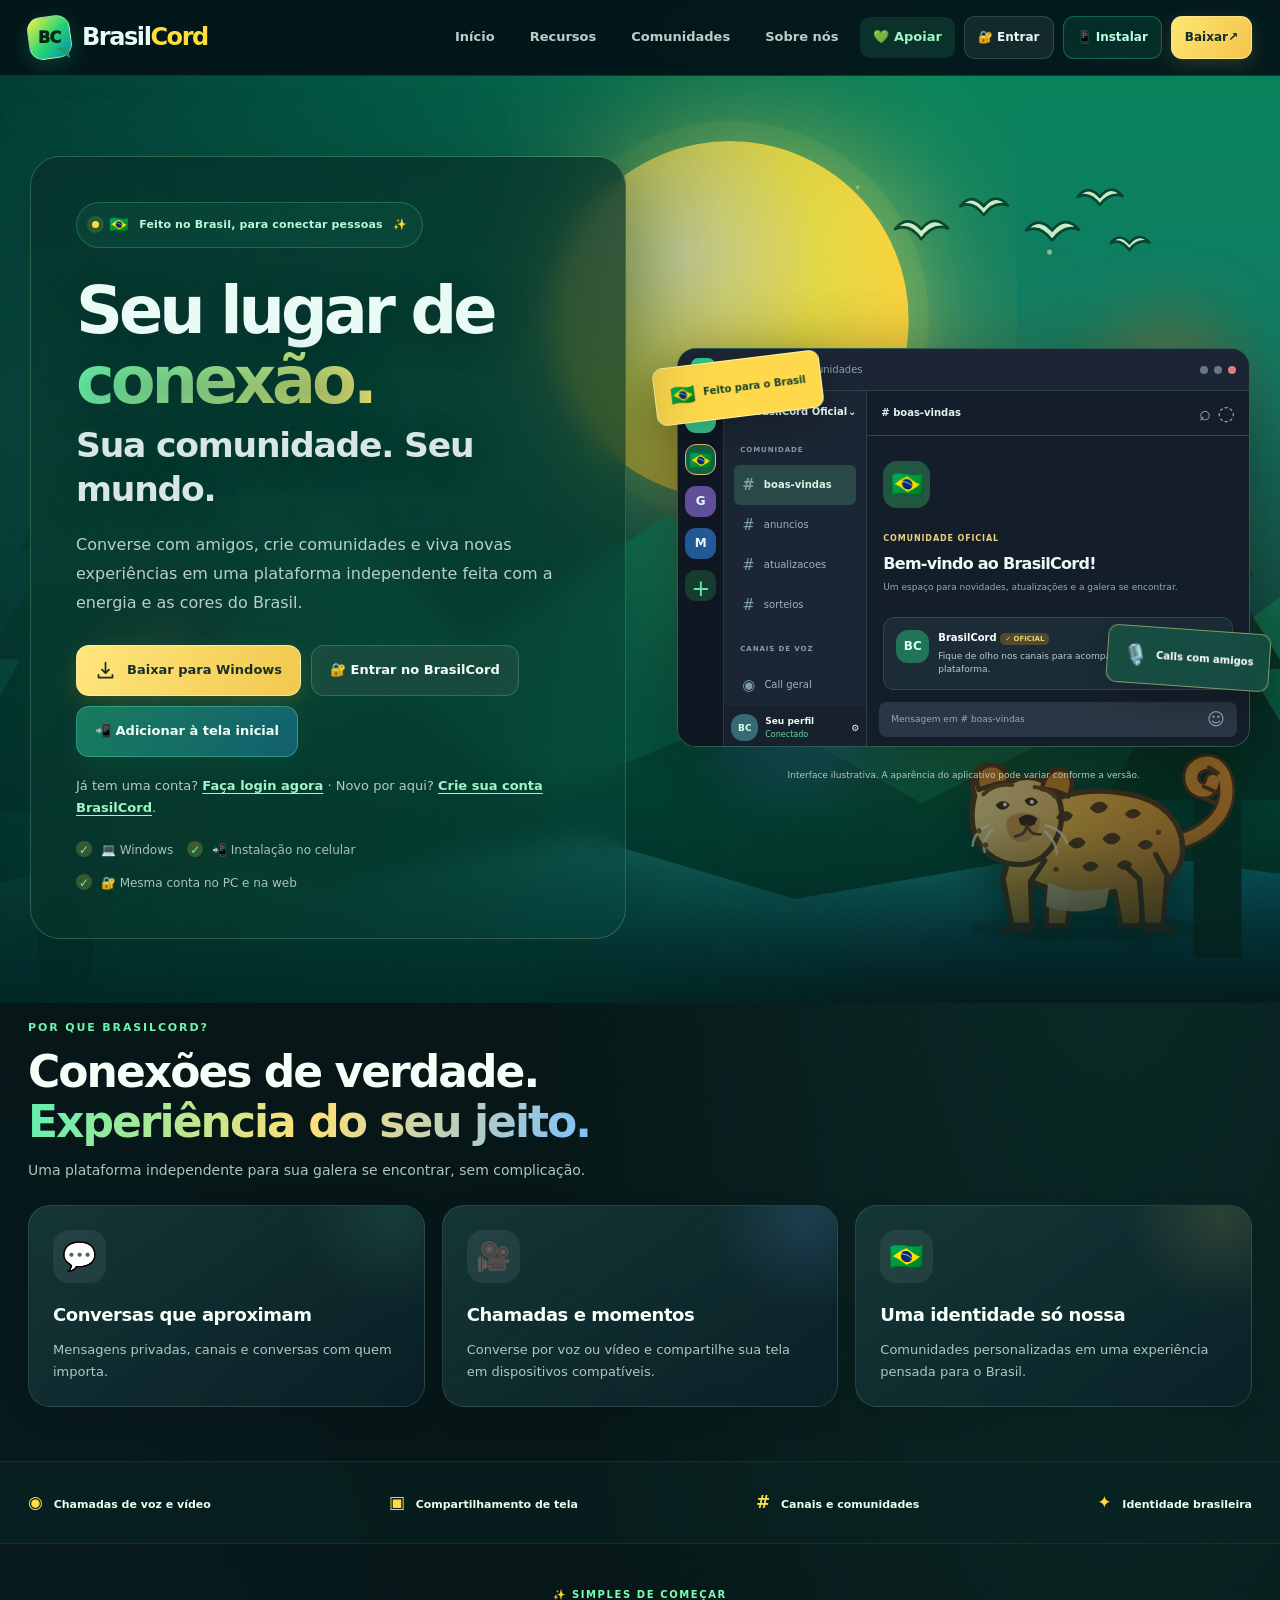
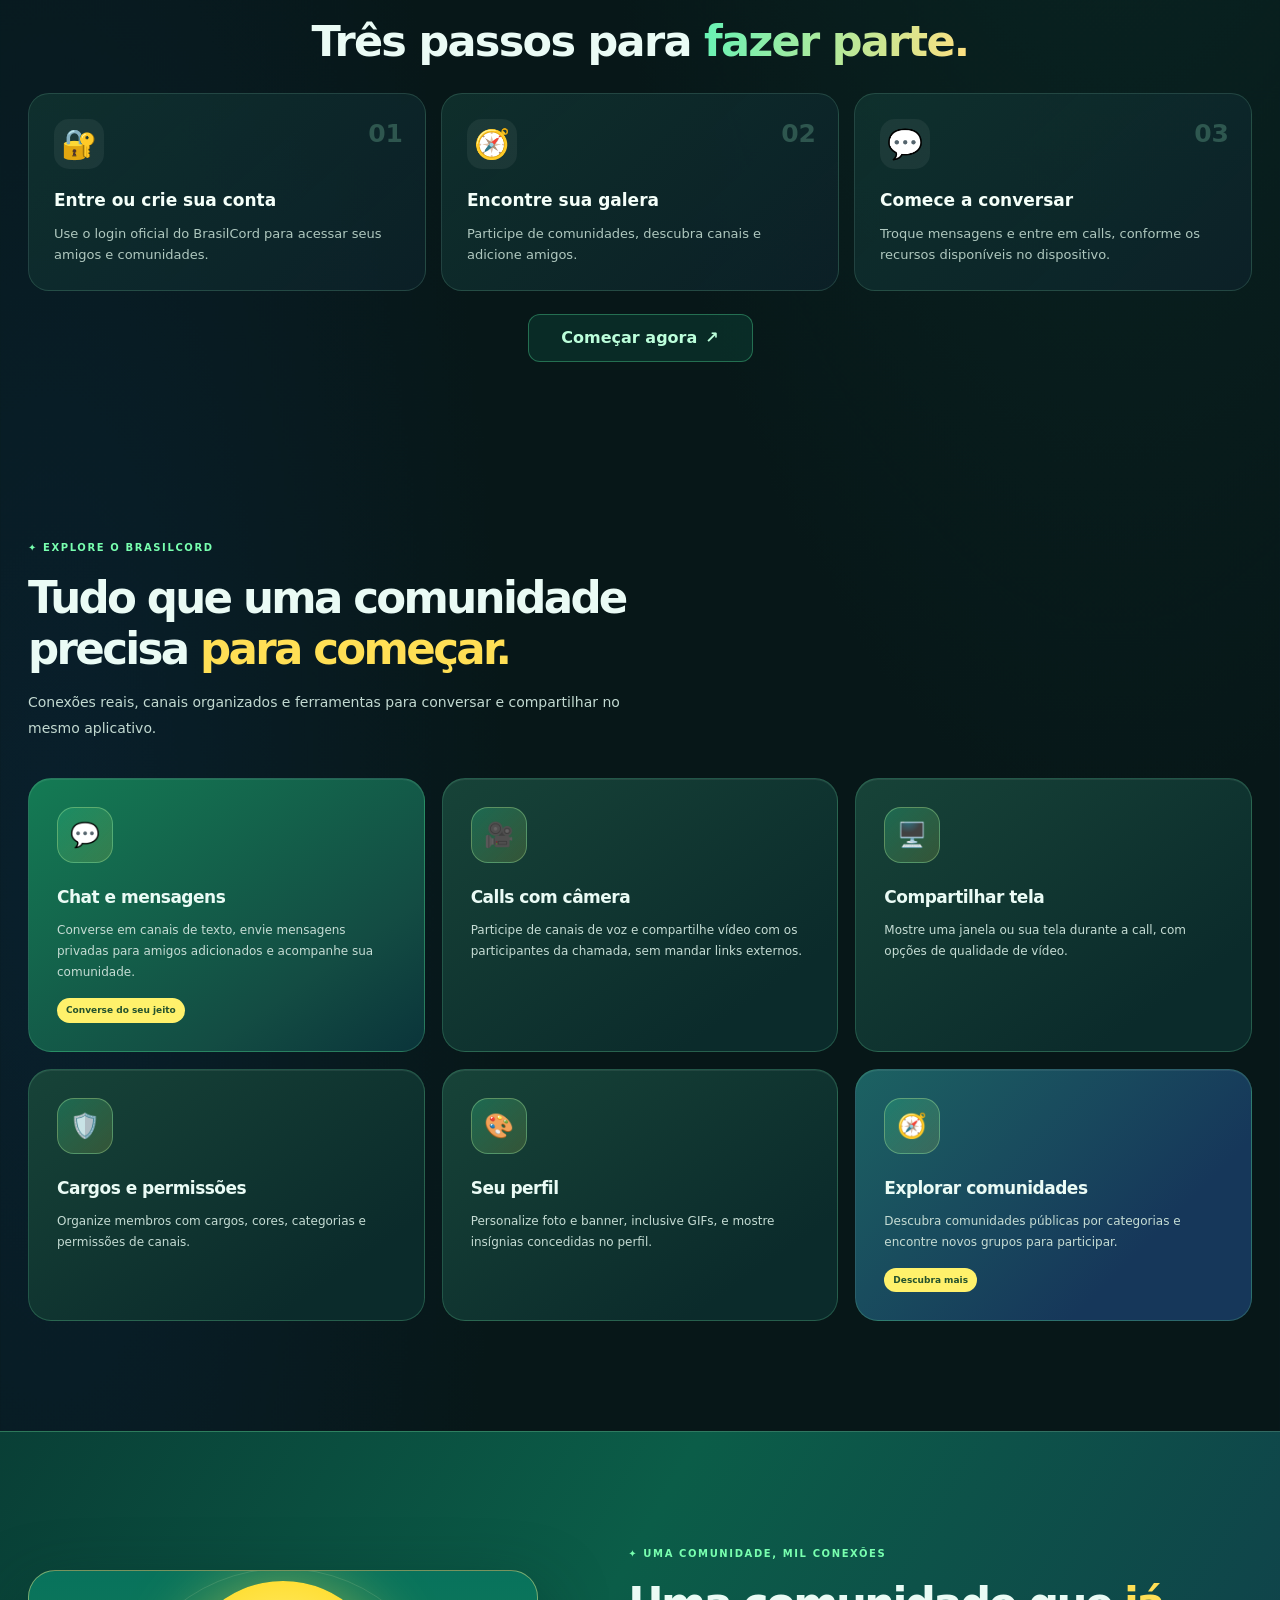
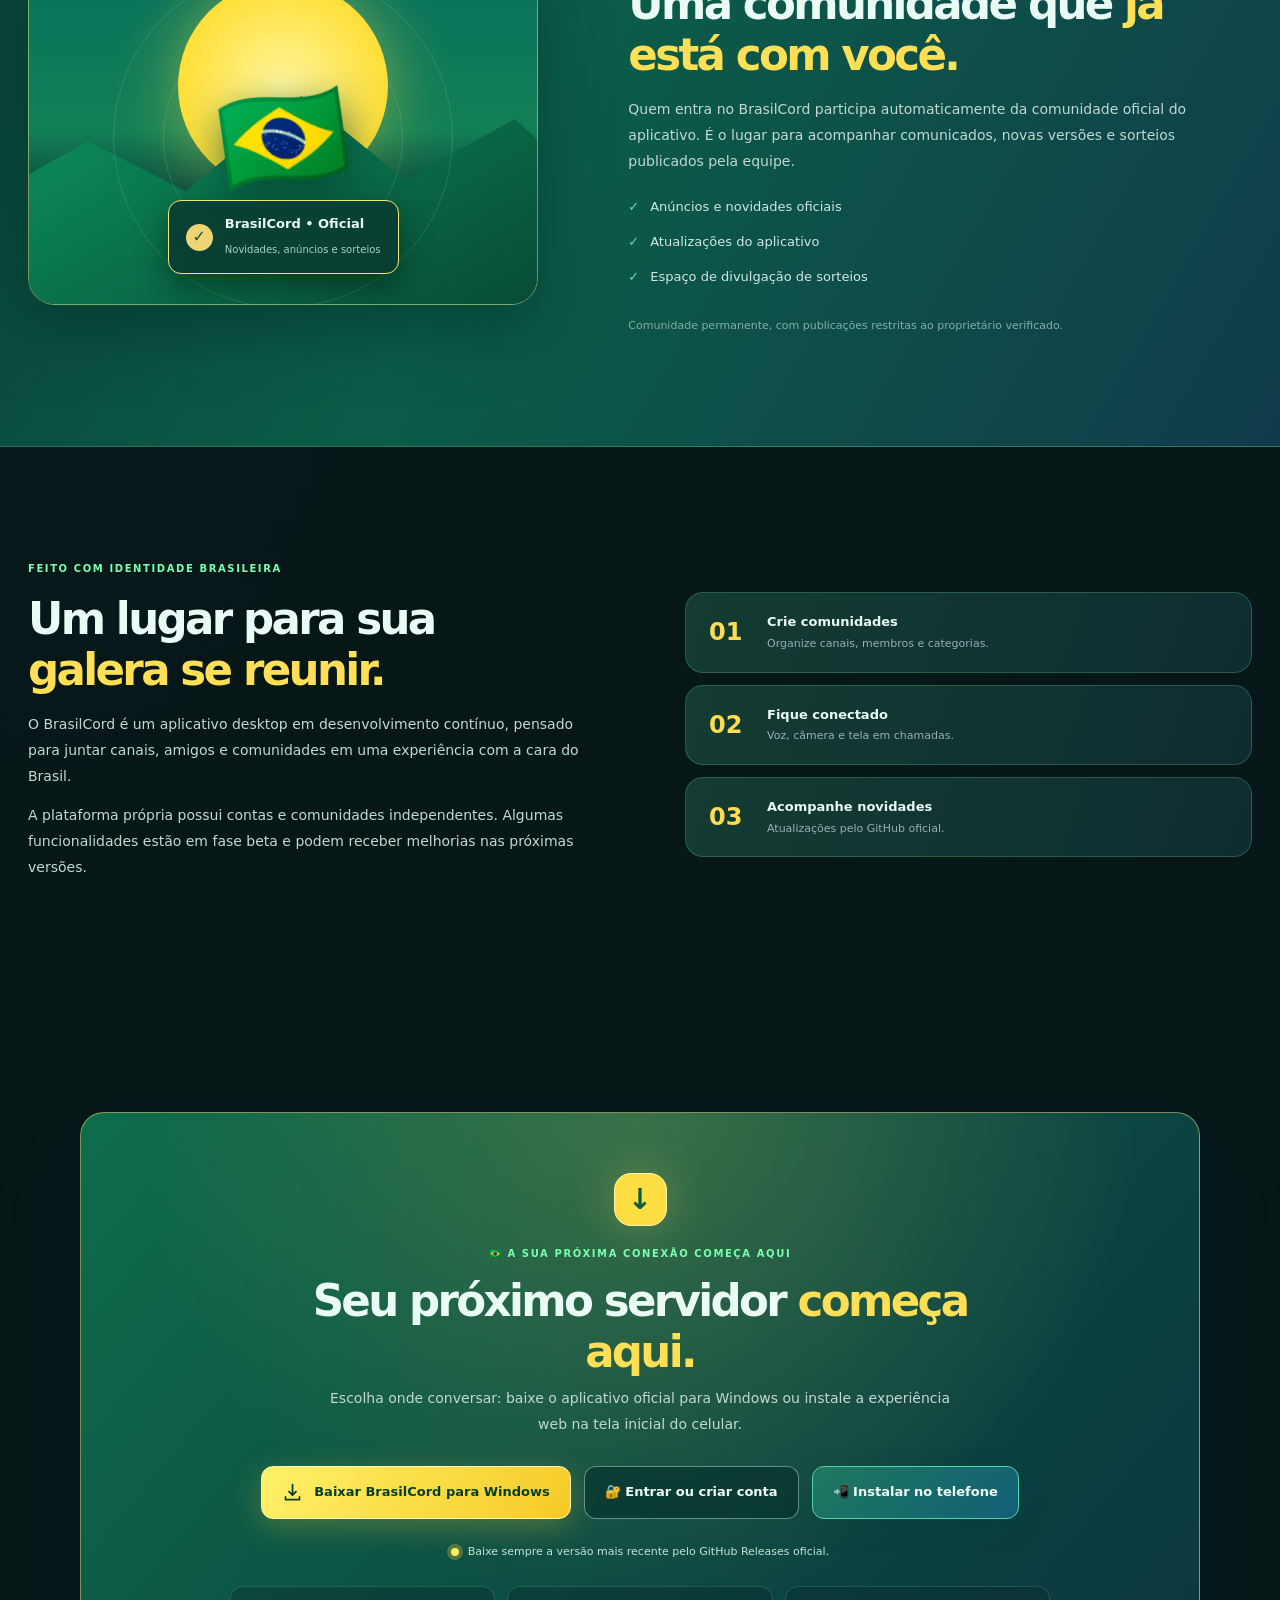
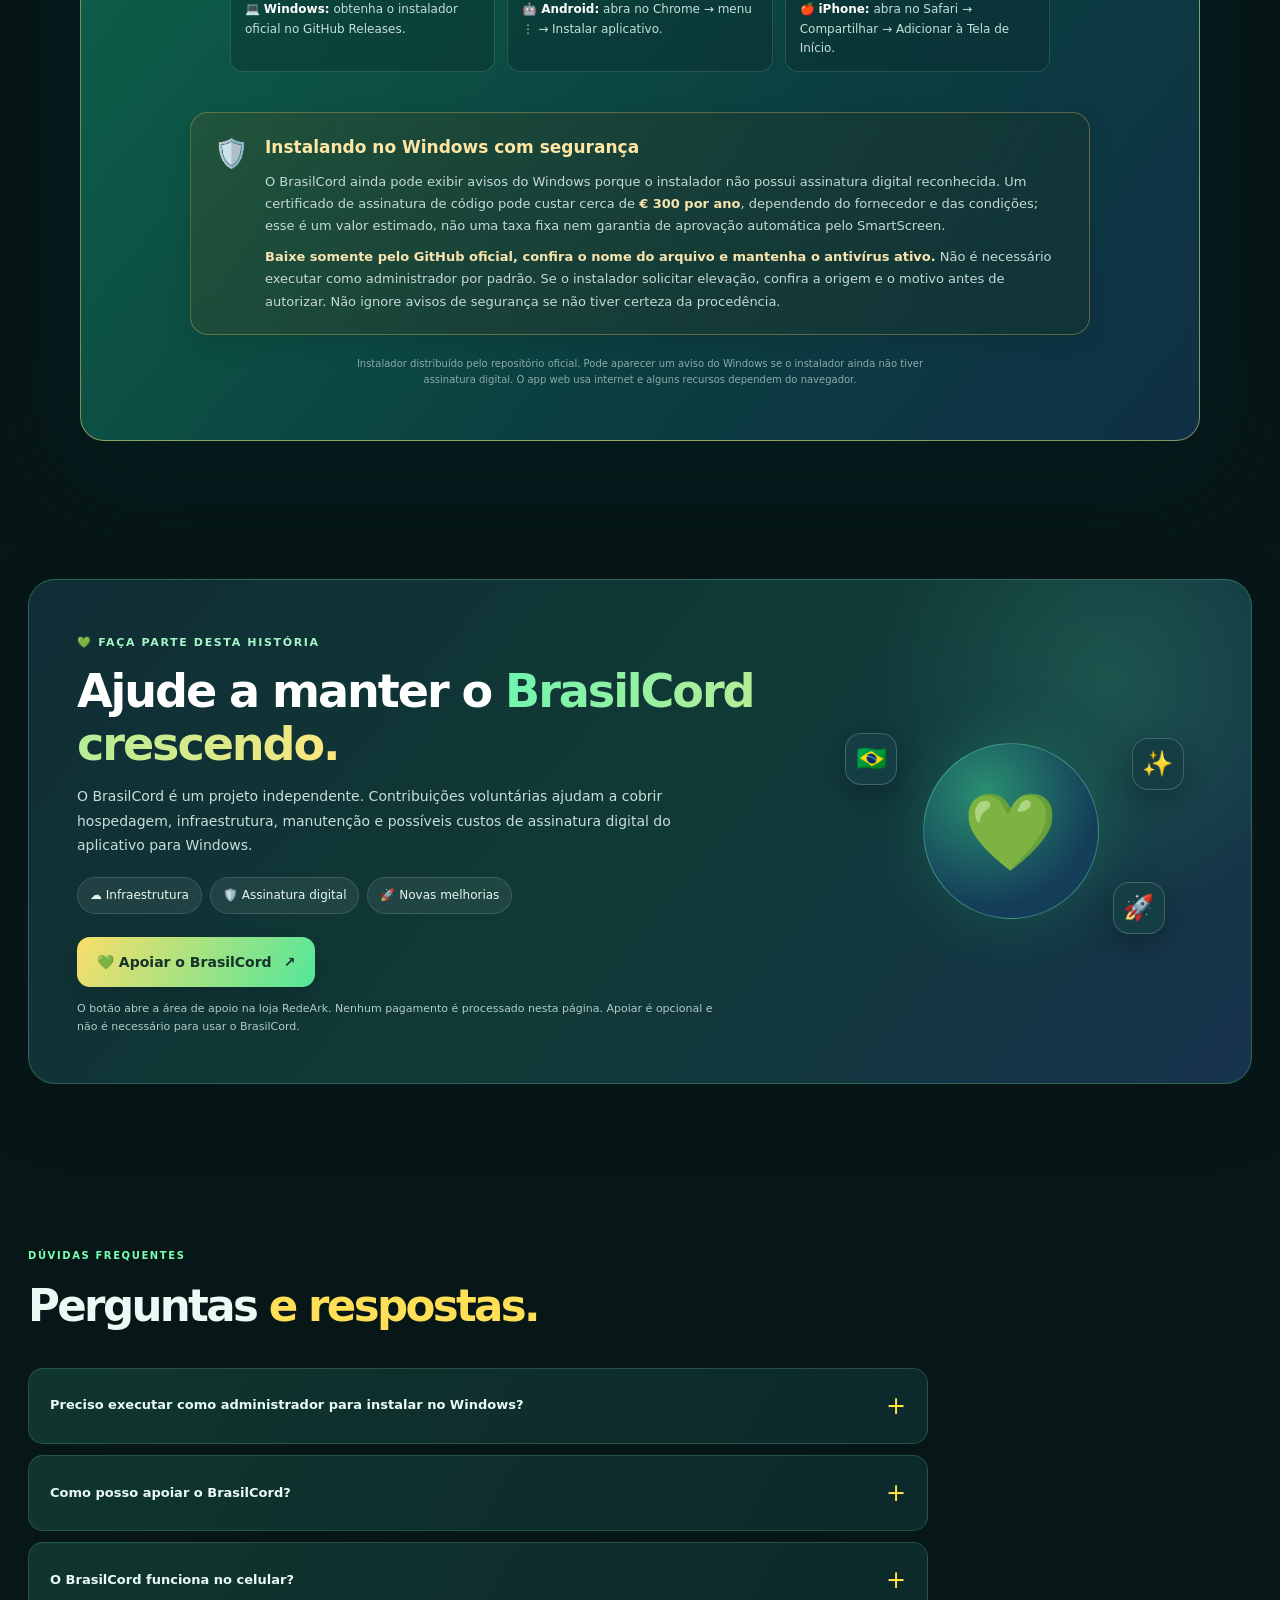
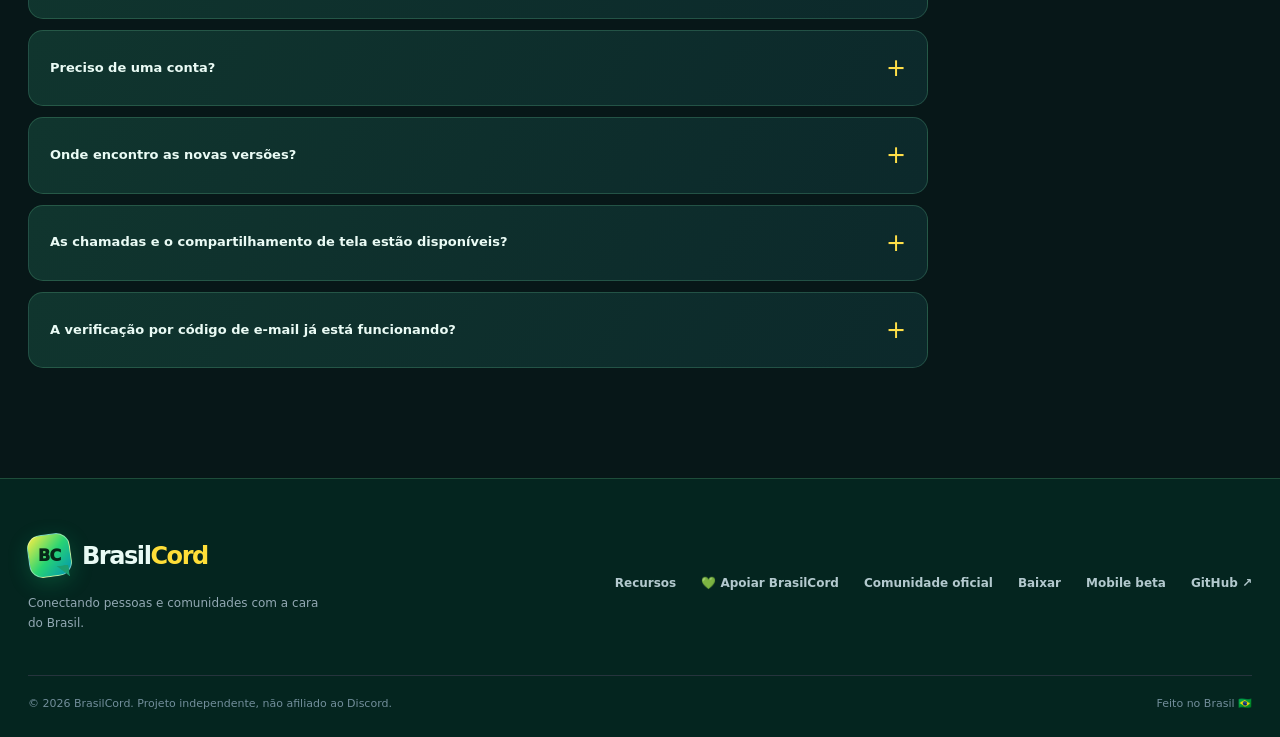
<file: docs/index.html>
<!doctype html>
<html lang="pt-BR">
<head>
  <meta charset="utf-8">
  <!-- Site oficial BrasilCord publicado por GitHub Pages. -->
  <meta name="viewport" content="width=device-width, initial-scale=1">
  <meta name="theme-color" content="#071b20">
  <meta name="color-scheme" content="dark">
  <meta name="description" content="BrasilCord 🇧🇷: chats, comunidades e chamadas em um só lugar. Entre na sua conta, baixe para Windows ou instale no celular.">
  <meta name="robots" content="index,follow">
  <meta property="og:type" content="website">
  <meta property="og:locale" content="pt_BR">
  <meta property="og:title" content="BrasilCord — Sua comunidade tem um lugar aqui">
  <meta property="og:description" content="💬 Chats, 🎙️ chamadas e 🌎 comunidades. Experimente o BrasilCord na web, no Windows e no celular.">
  <meta property="og:url" content="https://cdopc7870-web.github.io/brasilcord-updates/">
  <meta name="referrer" content="strict-origin-when-cross-origin">
  <meta name="author" content="BrasilCord">
  <meta name="twitter:card" content="summary">
  <meta name="twitter:title" content="BrasilCord — Sua comunidade. Seu mundo.">
  <meta name="twitter:description" content="Converse, crie comunidades e faça chamadas. Feito no Brasil. 🇧🇷">
  <link rel="canonical" href="https://cdopc7870-web.github.io/brasilcord-updates/">
  <title>BrasilCord — Comunidades, conversas e calls</title>
  <link rel="icon" href="./favicon.svg" type="image/svg+xml">
  <link rel="stylesheet" href="./styles.css">
  <link rel="stylesheet" href="./nature-theme.css">
  <link rel="stylesheet" href="./login-landing.css">
  <link rel="stylesheet" href="./install-mobile-landing.css">
  <link rel="stylesheet" href="./clean-modern.css">
  <script src="./site.js" defer></script>
  <script src="./clean-modern.js" defer></script>
</head>
<body>
  <a class="skip-link" href="#principal">Pular para o conteúdo</a>
  <div class="ambient ambient-one" aria-hidden="true"></div>
  <div class="ambient ambient-two" aria-hidden="true"></div>

  <header class="site-header" id="topo">
    <div class="container header-content">
      <a class="brand" href="#topo" aria-label="BrasilCord, início">
        <span class="brand-mark" aria-hidden="true"><span>BC</span></span>
        <span>Brasil<span class="brand-accent">Cord</span></span>
      </a>
      <button class="menu-toggle" type="button" aria-expanded="false" aria-controls="main-nav">
        <span class="menu-lines" aria-hidden="true"><span></span><span></span><span></span></span>
        <span class="menu-label">Menu</span>
      </button>
      <nav class="main-nav" id="main-nav" aria-label="Navegação principal">
        <a href="#topo" class="nav-home">Início</a>
        <a href="#recursos">Recursos</a>
        <a href="#comunidades">Comunidades</a>
        <a href="#sobre">Sobre nós</a>
        <a href="#apoiar" class="nav-support">💚 Apoiar</a>
        <a class="nav-login" href="./mobile/?login=1">🔐 Entrar</a>
        <a class="nav-install" href="./mobile/?install=1">📱 Instalar</a>
        <a class="nav-download" href="#baixar">Baixar <span aria-hidden="true">↗</span></a>
      </nav>
    </div>
  </header>

  <main id="principal">
    <section class="hero container" aria-labelledby="hero-title">
      <div class="nature-landscape" aria-hidden="true">
        <div class="nature-stars"></div>
        <div class="nature-sun"></div>
        <img class="nature-birds" src="./brasilcord-birds.svg" alt="" loading="eager" decoding="async">
        <div class="nature-mountain nature-mountain-back"></div>
        <div class="nature-mountain nature-mountain-front"></div>
        <div class="nature-river"></div>
        <div class="nature-tree nature-tree-left"></div>
        <div class="nature-tree nature-tree-right"></div>
        <img class="nature-guardian" src="./brasilcord-guardian.svg" alt="" loading="eager" decoding="async">
        <img class="nature-jaguar" src="./brasilcord-jaguar.svg" alt="" loading="eager" decoding="async">
        <div class="nature-shade"></div>
      </div>
      <div class="hero-copy">
        <div class="eyebrow"><span class="pulse" aria-hidden="true"></span> <span class="bc-flag" aria-hidden="true">🇧🇷</span> Feito no Brasil, para conectar pessoas <span class="bc-spark">✨</span></div>
        <h1 id="hero-title">Seu lugar de <span class="gradient-text">conexão.</span><br><span class="bc-heading-small">Sua comunidade. Seu mundo.</span></h1>
        <p class="hero-lead">Converse com amigos, crie comunidades e viva novas experiências em uma plataforma independente feita com a energia e as cores do Brasil.</p>
        <div class="hero-actions" aria-label="Comece agora no BrasilCord">
          <a class="button button-primary" id="hero-download" href="https://github.com/cdopc7870-web/brasilcord-updates/releases/latest" target="_blank" rel="noopener noreferrer">
            <svg viewBox="0 0 24 24" aria-hidden="true"><path d="M12 3v12m0 0 4-4m-4 4-4-4M4 17v3h16v-3"/></svg>
            Baixar para Windows
          </a>
          <a class="button button-outline" href="./mobile/?login=1">🔐 Entrar no BrasilCord</a>
          <a class="button bc-install-mobile-button" href="./mobile/?install=1">📲 Adicionar à tela inicial</a>
        </div>
        <div class="bc-login-hero-note">Já tem uma conta? <a href="./mobile/?login=1">Faça login agora</a> · Novo por aqui? <a href="./mobile/?cadastro=1">Crie sua conta BrasilCord</a>.</div>
        <div class="hero-footnotes">
          <span><span class="dot-check" aria-hidden="true">✓</span> 💻 Windows</span>
          <span><span class="dot-check" aria-hidden="true">✓</span> 📲 Instalação no celular</span>
          <span><span class="dot-check" aria-hidden="true">✓</span> 🔐 Mesma conta no PC e na web</span>
        </div>
      </div>

      <div class="preview-wrap" aria-label="Ilustração conceitual da interface do BrasilCord">
        <div class="preview-glow" aria-hidden="true"></div>
        <div class="preview-orbit orbit-yellow" aria-hidden="true"></div>
        <div class="preview-orbit orbit-blue" aria-hidden="true"></div>
        <div class="app-preview">
          <div class="app-titlebar">
            <div class="app-title-left"><span class="app-mini-mark">BC</span> BrasilCord <span class="app-caption">· Comunidades</span></div>
            <div class="window-controls" aria-hidden="true"><i></i><i></i><i></i></div>
          </div>
          <div class="app-columns">
            <aside class="server-list" aria-label="Servidores ilustrativos">
              <div class="server-logo">BC</div><div class="server-icon official-icon">🇧🇷</div><div class="server-icon server-purple">G</div><div class="server-icon server-blue">M</div>
              <div class="server-add" aria-hidden="true">+</div>
            </aside>
            <aside class="channel-list">
              <div class="preview-server-title">🇧🇷 BrasilCord Oficial <span>⌄</span></div>
              <div class="preview-channel-label">COMUNIDADE</div>
              <div class="preview-channel selected"><span>#</span> boas-vindas</div>
              <div class="preview-channel"><span>#</span> anuncios</div>
              <div class="preview-channel"><span>#</span> atualizacoes</div>
              <div class="preview-channel"><span>#</span> sorteios</div>
              <div class="preview-channel-label call-label">CANAIS DE VOZ</div>
              <div class="preview-channel"><span>◉</span> Call geral</div>
              <div class="preview-user"><span class="avatar small-avatar">BC</span><span>Seu perfil<small>Conectado</small></span><span>⚙</span></div>
            </aside>
            <div class="chat-preview">
              <div class="preview-chat-header"><strong># boas-vindas</strong><span>⌕ <span aria-hidden="true">◌</span></span></div>
              <div class="preview-chat-content">
                <div class="welcome-icon">🇧🇷</div>
                <span class="mini-eyebrow">COMUNIDADE OFICIAL</span>
                <h2>Bem-vindo ao BrasilCord!</h2>
                <p>Um espaço para novidades, atualizações e a galera se encontrar.</p>
                <div class="fake-message">
                  <span class="avatar avatar-green">BC</span>
                  <div><strong>BrasilCord <span class="verified">✓ OFICIAL</span></strong><span>Fique de olho nos canais para acompanhar novidades da plataforma.</span></div>
                </div>
              </div>
              <div class="fake-input"><span>Mensagem em # boas-vindas</span><span>☺</span></div>
            </div>
          </div>
        </div>
        <div class="float-pill float-call"><span>🎙️</span> Calls com amigos</div>
        <div class="float-pill float-brazil"><span>🇧🇷</span> Feito para o Brasil</div>
        <p class="preview-disclaimer">Interface ilustrativa. A aparência do aplicativo pode variar conforme a versão.</p>
      </div>
    </section>

    <section class="bc-modern-showcase container" aria-label="Explore o BrasilCord">
      <div class="bc-modern-showcase-title"><span class="bc-overline">POR QUE BRASILCORD?</span><h2>Conexões de verdade. <span>Experiência do seu jeito.</span></h2><p>Uma plataforma independente para sua galera se encontrar, sem complicação.</p></div>
      <div class="bc-modern-highlights">
        <article class="bc-modern-highlight"><span class="bc-modern-emoji" aria-hidden="true">💬</span><h3>Conversas que aproximam</h3><p>Mensagens privadas, canais e conversas com quem importa.</p></article>
        <article class="bc-modern-highlight"><span class="bc-modern-emoji" aria-hidden="true">🎥</span><h3>Chamadas e momentos</h3><p>Converse por voz ou vídeo e compartilhe sua tela em dispositivos compatíveis.</p></article>
        <article class="bc-modern-highlight"><span class="bc-modern-emoji" aria-hidden="true">🇧🇷</span><h3>Uma identidade só nossa</h3><p>Comunidades personalizadas em uma experiência pensada para o Brasil.</p></article>
      </div>
    </section>
    <section class="feature-strip" aria-label="Destaques da plataforma">
      <div class="container feature-strip-content">
        <span><span aria-hidden="true">◉</span> Chamadas de voz e vídeo</span>
        <span><span aria-hidden="true">▣</span> Compartilhamento de tela</span>
        <span><span aria-hidden="true">#</span> Canais e comunidades</span>
        <span><span aria-hidden="true">✦</span> Identidade brasileira</span>
      </div>
    </section>

    <section class="bc-steps container" id="como-comecar" aria-labelledby="bc-steps-heading">
      <div class="bc-steps-heading"><span class="section-kicker">✨ SIMPLES DE COMEÇAR</span><h2 id="bc-steps-heading">Três passos para <span>fazer parte.</span></h2></div>
      <div class="bc-steps-grid">
        <article class="bc-step"><span class="bc-step-number">01</span><span class="bc-step-icon" aria-hidden="true">🔐</span><h3>Entre ou crie sua conta</h3><p>Use o login oficial do BrasilCord para acessar seus amigos e comunidades.</p></article>
        <article class="bc-step"><span class="bc-step-number">02</span><span class="bc-step-icon" aria-hidden="true">🧭</span><h3>Encontre sua galera</h3><p>Participe de comunidades, descubra canais e adicione amigos.</p></article>
        <article class="bc-step"><span class="bc-step-number">03</span><span class="bc-step-icon" aria-hidden="true">💬</span><h3>Comece a conversar</h3><p>Troque mensagens e entre em calls, conforme os recursos disponíveis no dispositivo.</p></article>
      </div>
      <a class="bc-steps-link" href="./mobile/?login=1">Começar agora <span aria-hidden="true">↗</span></a>
    </section>

    <section id="recursos" class="section container" aria-labelledby="features-title">
      <div class="section-heading">
        <span class="section-kicker">✦ EXPLORE O BRASILCORD</span>
        <h2 id="features-title">Tudo que uma comunidade precisa <span>para começar.</span></h2>
        <p>Conexões reais, canais organizados e ferramentas para conversar e compartilhar no mesmo aplicativo.</p>
      </div>
      <div class="feature-grid">
        <article class="feature-card feature-primary"><span class="feature-icon" aria-hidden="true">💬</span><h3>Chat e mensagens</h3><p>Converse em canais de texto, envie mensagens privadas para amigos adicionados e acompanhe sua comunidade.</p><span class="feature-chip">Converse do seu jeito</span></article>
        <article class="feature-card"><span class="feature-icon" aria-hidden="true">🎥</span><h3>Calls com câmera</h3><p>Participe de canais de voz e compartilhe vídeo com os participantes da chamada, sem mandar links externos.</p></article>
        <article class="feature-card"><span class="feature-icon" aria-hidden="true">🖥️</span><h3>Compartilhar tela</h3><p>Mostre uma janela ou sua tela durante a call, com opções de qualidade de vídeo.</p></article>
        <article class="feature-card"><span class="feature-icon" aria-hidden="true">🛡️</span><h3>Cargos e permissões</h3><p>Organize membros com cargos, cores, categorias e permissões de canais.</p></article>
        <article class="feature-card"><span class="feature-icon" aria-hidden="true">🎨</span><h3>Seu perfil</h3><p>Personalize foto e banner, inclusive GIFs, e mostre insígnias concedidas no perfil.</p></article>
        <article class="feature-card feature-highlight"><span class="feature-icon" aria-hidden="true">🧭</span><h3>Explorar comunidades</h3><p>Descubra comunidades públicas por categorias e encontre novos grupos para participar.</p><span class="feature-chip">Descubra mais</span></article>
      </div>
    </section>

    <section id="comunidades" class="section community-section">
      <div class="container community-layout">
        <div class="community-art" aria-hidden="true">
          <div class="community-art-sun"></div>
          <div class="community-art-landscape"></div>
          <span class="community-art-flag">🇧🇷</span>
          <div class="community-art-card"><span class="official-check">✓</span><div><strong>BrasilCord • Oficial</strong><small>Novidades, anúncios e sorteios</small></div></div>
          <div class="community-orbit a"></div><div class="community-orbit b"></div>
        </div>
        <div class="community-copy">
          <span class="section-kicker">✦ UMA COMUNIDADE, MIL CONEXÕES</span>
          <h2>Uma comunidade que <span>já está com você.</span></h2>
          <p>Quem entra no BrasilCord participa automaticamente da comunidade oficial do aplicativo. É o lugar para acompanhar comunicados, novas versões e sorteios publicados pela equipe.</p>
          <ul class="community-points">
            <li><span aria-hidden="true">✓</span> Anúncios e novidades oficiais</li>
            <li><span aria-hidden="true">✓</span> Atualizações do aplicativo</li>
            <li><span aria-hidden="true">✓</span> Espaço de divulgação de sorteios</li>
          </ul>
          <span class="community-note">Comunidade permanente, com publicações restritas ao proprietário verificado.</span>
        </div>
      </div>
    </section>

    <section id="sobre" class="section container about-section" aria-labelledby="about-title">
      <div class="about-copy">
        <span class="section-kicker">FEITO COM IDENTIDADE BRASILEIRA</span>
        <h2 id="about-title">Um lugar para sua <span>galera se reunir.</span></h2>
        <p>O BrasilCord é um aplicativo desktop em desenvolvimento contínuo, pensado para juntar canais, amigos e comunidades em uma experiência com a cara do Brasil.</p>
        <p>A plataforma própria possui contas e comunidades independentes. Algumas funcionalidades estão em fase beta e podem receber melhorias nas próximas versões.</p>
      </div>
      <div class="about-facts">
        <div><span aria-hidden="true">01</span><strong>Crie comunidades</strong><small>Organize canais, membros e categorias.</small></div>
        <div><span aria-hidden="true">02</span><strong>Fique conectado</strong><small>Voz, câmera e tela em chamadas.</small></div>
        <div><span aria-hidden="true">03</span><strong>Acompanhe novidades</strong><small>Atualizações pelo GitHub oficial.</small></div>
      </div>
    </section>

    <section id="baixar" class="section download-section">
      <div class="container download-panel">
        <div class="download-icon" aria-hidden="true"><span>↓</span></div>
        <span class="section-kicker">🇧🇷 A SUA PRÓXIMA CONEXÃO COMEÇA AQUI</span>
        <h2>Seu próximo servidor <span>começa aqui.</span></h2>
        <p>Escolha onde conversar: baixe o aplicativo oficial para Windows ou instale a experiência web na tela inicial do celular.</p>
        <div class="download-actions">
          <a class="button button-primary" id="primary-download" href="https://github.com/cdopc7870-web/brasilcord-updates/releases/latest" target="_blank" rel="noopener noreferrer">
            <svg viewBox="0 0 24 24" aria-hidden="true"><path d="M12 3v12m0 0 4-4m-4 4-4-4M4 17v3h16v-3"/></svg>
            Baixar BrasilCord para Windows
          </a>
          <a class="button button-outline" href="./mobile/?login=1">🔐 Entrar ou criar conta</a>
          <a class="button bc-install-mobile-button" href="./mobile/?install=1">📲 Instalar no telefone</a>
        </div>
        <div class="release-line"><span class="release-indicator" aria-hidden="true"></span><span id="release-state" aria-live="polite">Confira a versão mais recente no GitHub Releases.</span></div>
        <div class="bc-platform-tips"><p>💻 <strong>Windows:</strong> obtenha o instalador oficial no GitHub Releases.</p><p>🤖 <strong>Android:</strong> abra no Chrome → menu ⋮ → Instalar aplicativo.</p><p>🍎 <strong>iPhone:</strong> abra no Safari → Compartilhar → Adicionar à Tela de Início.</p></div>
        <aside class="bc-windows-advice" aria-labelledby="bc-windows-advice-title"><span class="bc-windows-advice-icon" aria-hidden="true">🛡️</span><div><h3 id="bc-windows-advice-title">Instalando no Windows com segurança</h3><p>O BrasilCord ainda pode exibir avisos do Windows porque o instalador não possui assinatura digital reconhecida. Um certificado de assinatura de código pode custar cerca de <strong>€ 300 por ano</strong>, dependendo do fornecedor e das condições; esse é um valor estimado, não uma taxa fixa nem garantia de aprovação automática pelo SmartScreen.</p><p><strong>Baixe somente pelo GitHub oficial, confira o nome do arquivo e mantenha o antivírus ativo.</strong> Não é necessário executar como administrador por padrão. Se o instalador solicitar elevação, confira a origem e o motivo antes de autorizar. Não ignore avisos de segurança se não tiver certeza da procedência.</p></div></aside>
        <small class="download-note">Instalador distribuído pelo repositório oficial. Pode aparecer um aviso do Windows se o instalador ainda não tiver assinatura digital. O app web usa internet e alguns recursos dependem do navegador.</small>
      </div>
    </section>

    <section id="apoiar" class="bc-support-section container" aria-labelledby="bc-support-title">
      <div class="bc-support-main">
        <div class="bc-support-copy">
          <span class="bc-support-eyebrow">💚 FAÇA PARTE DESTA HISTÓRIA</span>
          <h2 id="bc-support-title">Ajude a manter o <span>BrasilCord crescendo.</span></h2>
          <p>O BrasilCord é um projeto independente. Contribuições voluntárias ajudam a cobrir hospedagem, infraestrutura, manutenção e possíveis custos de assinatura digital do aplicativo para Windows.</p>
          <div class="bc-support-benefits" aria-label="Para onde pode ir o apoio"><span>☁️ Infraestrutura</span><span>🛡️ Assinatura digital</span><span>🚀 Novas melhorias</span></div>
          <a class="bc-support-button" href="https://www.redeark.com/produtos?categoria=brasilcord" target="_blank" rel="noopener noreferrer" aria-label="Abrir a página de apoio ao BrasilCord na loja RedeArk">💚 Apoiar o BrasilCord <span aria-hidden="true">↗</span></a>
          <small>O botão abre a área de apoio na loja RedeArk. Nenhum pagamento é processado nesta página. Apoiar é opcional e não é necessário para usar o BrasilCord.</small>
        </div>
        <div class="bc-support-visual" aria-hidden="true"><div class="bc-support-heart">💚</div><span class="bc-support-orbit bc-support-orbit-a">🇧🇷</span><span class="bc-support-orbit bc-support-orbit-b">✨</span><span class="bc-support-orbit bc-support-orbit-c">🚀</span></div>
      </div>
    </section>

    <section class="section container faq-section" aria-labelledby="faq-title">
      <div class="section-heading">
        <span class="section-kicker">DÚVIDAS FREQUENTES</span>
        <h2 id="faq-title">Perguntas <span>e respostas.</span></h2>
      </div>
      <div class="faq-list">
        <details><summary>Preciso executar como administrador para instalar no Windows?<span aria-hidden="true">+</span></summary><p>Não por padrão. Execute o instalador obtido no <a href="https://github.com/cdopc7870-web/brasilcord-updates/releases/latest" target="_blank" rel="noopener noreferrer">GitHub oficial</a> normalmente. Se ele solicitar autorização de administrador, verifique a procedência e a justificativa. Um aviso de aplicativo desconhecido não é resolvido simplesmente executando como administrador.</p></details>
        <details><summary>Como posso apoiar o BrasilCord?<span aria-hidden="true">+</span></summary><p>Você pode acessar a <a href="#apoiar">área de apoio</a> e seguir para a página de contribuições na loja RedeArk. O apoio é voluntário e não afeta o acesso à conta BrasilCord.</p></details>
        <details><summary>O BrasilCord funciona no celular?<span aria-hidden="true">+</span></summary><p>Sim! A versão web adaptada ao celular pode ser acessada em <a href="./mobile/?login=1">BrasilCord Mobile</a>. Você também pode usar a opção <a href="./mobile/?install=1">Adicionar à tela inicial</a> no navegador compatível. Alguns recursos variam conforme o dispositivo.</p></details>
        <details><summary>Preciso de uma conta?<span aria-hidden="true">+</span></summary><p>Sim. Para usar as comunidades e mensagens próprias do BrasilCord, é necessário cadastrar uma conta e entrar nela.</p></details>
        <details><summary>Onde encontro as novas versões?<span aria-hidden="true">+</span></summary><p>Os instaladores são publicados no <a href="https://github.com/cdopc7870-web/brasilcord-updates/releases/latest" target="_blank" rel="noopener noreferrer">GitHub Releases oficial</a>. O aplicativo também conta com um mecanismo de atualização.</p></details>
        <details><summary>As chamadas e o compartilhamento de tela estão disponíveis?<span aria-hidden="true">+</span></summary><p>A versão desktop inclui recursos de câmera e compartilhamento de tela diretamente nas calls. A disponibilidade e a qualidade podem variar conforme rede, permissões e dispositivo.</p></details>
        <details><summary>A verificação por código de e-mail já está funcionando?<span aria-hidden="true">+</span></summary><p>O recurso de código de seis dígitos foi preparado no sistema, mas depende da configuração do serviço de envio de e-mails e pode ainda não estar ativo.</p></details>
      </div>
    </section>
  </main>

  <footer class="site-footer">
    <div class="container footer-top">
      <div><a class="brand footer-brand" href="#topo"><span class="brand-mark" aria-hidden="true"><span>BC</span></span><span>Brasil<span class="brand-accent">Cord</span></span></a><p>Conectando pessoas e comunidades com a cara do Brasil.</p></div>
      <div class="footer-links"><a href="#recursos">Recursos</a><a href="#apoiar">💚 Apoiar BrasilCord</a><a href="#comunidades">Comunidade oficial</a><a href="#baixar">Baixar</a><a href="./mobile/">Mobile beta</a><a href="https://github.com/cdopc7870-web/brasilcord-updates" target="_blank" rel="noopener noreferrer">GitHub ↗</a></div>
    </div>
    <div class="container footer-bottom"><span>© <span id="copyright-year">2026</span> BrasilCord. Projeto independente, não afiliado ao Discord.</span><span>Feito no Brasil <span aria-hidden="true">🇧🇷</span></span></div>
  </footer>
</body>
</html>
</file>
<file: docs/styles.css>
:root{--bg:#090f18;--surface:#101a26;--surface2:#182633;--line:rgba(159,192,210,.15);--text:#f0f7f6;--muted:#9cafb9;--green:#4ce4a0;--yellow:#f8d572;--blue:#76baff;--radius:18px;--shadow:0 24px 90px rgba(0,0,0,.35);font-family:Inter,ui-sans-serif,system-ui,-apple-system,"Segoe UI",sans-serif;color:var(--text);background:var(--bg);color-scheme:dark}*{box-sizing:border-box}html{scroll-behavior:smooth}body{margin:0;overflow-x:hidden;background:radial-gradient(ellipse at 78% 10%,rgba(18,67,80,.20),transparent 29%),radial-gradient(ellipse at 8% 30%,rgba(17,75,57,.10),transparent 40%),var(--bg);line-height:1.6}a{color:inherit;text-decoration:none}button{font:inherit}a:focus-visible,button:focus-visible,summary:focus-visible{outline:3px solid var(--yellow);outline-offset:4px}svg{width:21px;height:21px;fill:none;stroke:currentColor;stroke-linecap:round;stroke-linejoin:round;stroke-width:2}::selection{background:#297d62;color:white}.container{width:min(1160px,calc(100% - 48px));margin-inline:auto}.skip-link{position:absolute;top:-70px;left:15px;padding:11px 18px;background:#fff;color:#111;z-index:100}.skip-link:focus{top:10px}.ambient{position:absolute;z-index:0;pointer-events:none;border-radius:100%;filter:blur(65px);opacity:.4}.ambient-one{top:110px;right:-200px;width:460px;height:430px;background:#115a4f}.ambient-two{top:450px;left:-270px;width:420px;height:400px;background:#103d7c}.site-header{height:82px;position:sticky;top:0;z-index:20;background:rgba(10,17,26,.87);border-bottom:1px solid rgba(133,178,183,.10);backdrop-filter:blur(20px)}.header-content{height:100%;display:flex;align-items:center;justify-content:space-between;gap:22px}.brand{display:inline-flex;align-items:center;gap:11px;font-size:22px;font-weight:850;letter-spacing:-.055em;white-space:nowrap}.brand-mark{position:relative;width:43px;height:43px;display:grid;place-items:center;border-radius:14px;background:linear-gradient(132deg,#42e59f 0%,#1d9f70 48%,#287cba 100%);box-shadow:0 5px 20px rgba(41,205,133,.25);transform:rotate(-8deg)}.brand-mark:after{content:'';position:absolute;right:3px;bottom:-3px;width:12px;height:12px;background:#1d9f70;clip-path:polygon(0 0,100% 0,100% 100%)}.brand-mark span{font-size:16px;color:#062818;transform:rotate(8deg);letter-spacing:-.05em;font-weight:950}.brand-accent{color:var(--green)}.main-nav{display:flex;gap:37px;align-items:center;font-size:13px;font-weight:650;color:#b6c6cd}.main-nav>a:hover{color:#fff}.main-nav .nav-download{background:#d6f1e3;color:#092519;padding:11px 21px;border-radius:10px;font-weight:850;transition:.2s}.main-nav .nav-download:hover{background:var(--green);color:#092519;transform:translateY(-2px)}.menu-toggle{display:none;border:1px solid var(--line);border-radius:10px;background:#172737;color:#f1f8f6;align-items:center;gap:9px;padding:9px 12px}.menu-lines{display:grid;gap:4px}.menu-lines span{width:17px;height:2px;background:#d6f6e9;border-radius:2px}.hero{min-height:670px;position:relative;z-index:1;display:grid;grid-template-columns:minmax(0,1.03fr) minmax(0,1fr);gap:45px;align-items:center;padding-top:96px;padding-bottom:104px}.hero-copy{z-index:3}.eyebrow,.section-kicker{display:inline-flex;align-items:center;gap:10px;letter-spacing:.16em;font-size:10px;font-weight:850;color:var(--green)}.eyebrow{padding:9px 13px;border-radius:999px;background:rgba(58,222,157,.09);border:1px solid rgba(88,209,152,.23);letter-spacing:.065em;font-size:11px;color:#b8f3d7}.pulse{width:7px;height:7px;background:#62ecab;box-shadow:0 0 0 5px rgba(85,234,163,.1);border-radius:50%}h1,h2,h3,p{margin-top:0}.hero h1{font-size:clamp(43px,4.8vw,71px);line-height:1.095;letter-spacing:-.072em;font-weight:900;margin:26px 0 22px;white-space:nowrap}.gradient-text{background:linear-gradient(105deg,#57edaa 12%,#c8e778 55%,#8abaff 95%);background-clip:text;-webkit-background-clip:text;color:transparent}.hero-lead{font-size:15px;line-height:1.85;max-width:490px;color:#b0c2cb}.hero-actions,.download-actions{display:flex;gap:13px;flex-wrap:wrap;margin-top:28px}.button{display:inline-flex;align-items:center;justify-content:center;gap:11px;border-radius:12px;padding:15px 20px;font-size:13px;font-weight:850;min-height:53px;transition:transform .2s,box-shadow .2s,background-color .2s,border-color .2s}.button:hover{transform:translateY(-3px)}.button-primary{background:linear-gradient(120deg,#54f3ac,#44cd92);color:#08281b;box-shadow:0 11px 33px rgba(51,196,132,.18)}.button-primary:hover{box-shadow:0 14px 36px rgba(69,226,152,.32)}.button-outline{border:1px solid rgba(145,190,199,.25);background:rgba(17,33,44,.65);color:#e6f3f2}.button-outline:hover{border-color:#5bbaa0;background:#1a3438}.hero-footnotes{display:flex;flex-wrap:wrap;gap:16px;margin-top:25px;color:#92a5b0;font-size:10px}.dot-check{display:inline-grid;place-items:center;width:16px;height:16px;margin-right:5px;border-radius:50%;background:rgba(47,179,119,.17);color:#72edb0;font-size:10px;font-weight:bold}.preview-wrap{position:relative;min-width:0;transform:perspective(1300px) rotateY(-7deg) rotateX(2deg)}.app-preview{position:relative;z-index:2;overflow:hidden;background:#141d2a;border:1px solid rgba(133,198,194,.25);border-radius:19px;box-shadow:var(--shadow),0 0 0 8px rgba(146,199,198,.025)}.app-titlebar{height:42px;display:flex;align-items:center;justify-content:space-between;padding:0 13px;background:#1b2534;border-bottom:1px solid #31404d;font-size:10px;font-weight:800;color:#d7e5ec}.app-title-left{display:flex;align-items:center;gap:7px}.app-mini-mark{width:24px;height:24px;display:grid;place-items:center;background:#34c990;color:#062c20;border-radius:7px;font-size:9px}.app-caption{color:#8ca2af;font-weight:500}.window-controls{display:flex;gap:6px}.window-controls i{width:8px;height:8px;border-radius:50%;background:#657685}.window-controls i:last-child{background:#e27b82}.app-columns{display:grid;grid-template-columns:46px 143px minmax(0,1fr);height:355px}.server-list{display:flex;flex-direction:column;align-items:center;gap:11px;padding:11px 6px;background:#101723;border-right:1px solid #293846}.server-logo,.server-icon,.server-add{width:31px;height:31px;display:grid;place-items:center;border-radius:11px;background:#344658;font-size:12px;font-weight:850}.server-logo{background:#39c78e;color:#092b1f}.official-icon{background:#146348;border:1px solid #d9c26b;font-size:19px}.server-purple{background:#63509d}.server-blue{background:#245a99}.server-add{background:#173d30;color:#66eaaa;font-size:23px;font-weight:400}.channel-list{position:relative;padding:13px 10px;background:#1b2634;border-right:1px solid #2f3d47}.preview-server-title{display:flex;align-items:center;justify-content:space-between;font-size:10px;font-weight:800;margin-bottom:25px;white-space:nowrap}.preview-channel-label{font-size:7px;color:#869daa;letter-spacing:.13em;font-weight:800;margin:0 0 9px 6px}.call-label{margin-top:19px}.preview-channel{display:flex;gap:9px;align-items:center;color:#9db2bd;padding:8px;border-radius:6px;font-size:10px;white-space:nowrap}.preview-channel span{font-size:15px;color:#7e9da2}.preview-channel.selected{background:#2a4847;color:#cff8e4;font-weight:700}.preview-user{position:absolute;bottom:0;left:0;right:0;height:44px;background:#16212d;display:flex;align-items:center;gap:7px;padding:0 7px;font-size:9px;font-weight:800}.preview-user small{display:block;font-size:8px;color:#64d9a4;font-weight:500}.preview-user>span:last-child{margin-left:auto}.avatar{display:grid;place-items:center;width:33px;height:33px;border-radius:12px;flex:none;font-weight:900;font-size:12px}.small-avatar{width:27px;height:27px;background:#376b73;color:#dcfff4;font-size:9px}.chat-preview{display:flex;flex-direction:column;min-width:0;background:#141e2a}.preview-chat-header{display:flex;justify-content:space-between;align-items:center;height:45px;padding:0 14px;border-bottom:1px solid #354451;color:#e1f2f1;font-size:10px}.preview-chat-header>span{font-size:20px;color:#9eafb9}.preview-chat-content{padding:25px 16px 12px;flex:1}.welcome-icon{display:grid;place-items:center;width:47px;height:47px;border-radius:14px;background:#215641;font-size:26px;margin-bottom:15px}.mini-eyebrow{color:#e9d27c;font-size:8px;letter-spacing:.11em;font-weight:900}.preview-chat-content h2{font-size:16px;line-height:1.2;margin:5px 0 7px;letter-spacing:-.045em}.preview-chat-content>p{font-size:9px;color:#92aaba;line-height:1.65}.fake-message{display:flex;gap:9px;align-items:flex-start;margin-top:22px;padding:12px;background:#1b2c37;border-radius:11px;border:1px solid #2b4c4a}.avatar-green{background:#217456;color:#d8fff2}.fake-message div{font-size:9px;color:#b7cbd2;line-height:1.5}.fake-message strong{display:block;font-size:10px;color:white;margin:0 0 5px}.fake-message div>span:last-child{display:block}.verified{font-size:7px;color:#e6d276;background:#514a2c;border-radius:5px;padding:2px 5px}.fake-input{height:35px;margin:0 12px 13px;border-radius:8px;padding:0 12px;background:#293744;color:#8ea9b6;display:flex;align-items:center;justify-content:space-between;font-size:9px}.fake-input>span:last-child{font-size:17px}.preview-orbit{position:absolute;pointer-events:none;border-radius:50%;filter:blur(33px);z-index:0}.orbit-yellow{top:-36px;right:13px;background:#8d7137;width:135px;height:135px;opacity:.52}.orbit-blue{bottom:-36px;left:30px;background:#286c97;width:170px;height:130px;opacity:.6}.float-pill{position:absolute;z-index:3;display:flex;align-items:center;gap:8px;padding:12px 15px;border:1px solid #4f8479;border-radius:10px;background:#203f41;box-shadow:0 14px 35px rgba(0,0,0,.3);font-weight:850;font-size:10px}.float-pill>span{font-size:20px}.float-call{right:-20px;bottom:60px;transform:rotate(4deg)}.float-brazil{top:11px;left:-23px;transform:rotate(-7deg);border-color:#97814a;background:#504332}.preview-disclaimer{position:absolute;bottom:-43px;left:0;width:100%;font-size:9px;color:#718998;text-align:center;line-height:1.35}.feature-strip{background:#121e2b;border-top:1px solid #273d44;border-bottom:1px solid #273d44}.feature-strip-content{display:flex;flex-wrap:wrap;justify-content:space-between;align-items:center;gap:18px;padding-block:24px}.feature-strip-content>span{font-size:11px;font-weight:750;color:#b6cbd1}.feature-strip-content>span>span{color:#61dda1;font-size:17px;margin-right:7px}.section{padding-top:107px;padding-bottom:110px;scroll-margin-top:82px}.section-heading{max-width:680px;margin-bottom:36px}.section-heading h2,.community-copy h2,.about-copy h2,.download-panel h2{font-size:clamp(31px,3.4vw,46px);line-height:1.17;letter-spacing:-.061em;font-weight:900;margin:14px 0 16px}.section-heading h2 span,.community-copy h2 span,.about-copy h2 span,.download-panel h2 span{color:var(--green)}.section-heading p,.community-copy>p,.about-copy>p,.download-panel>p{color:var(--muted);font-size:14px;line-height:1.85;max-width:630px}.feature-grid{display:grid;grid-template-columns:repeat(3,minmax(0,1fr));gap:17px}.feature-card{position:relative;min-height:234px;padding:28px;background:linear-gradient(155deg,#1b2a37,#111b28);border:1px solid rgba(134,184,198,.13);border-radius:18px;transition:transform .24s,border-color .24s,box-shadow .24s;overflow:hidden}.feature-card:hover{transform:translateY(-5px);border-color:#438e78;box-shadow:0 20px 45px rgba(0,0,0,.22)}.feature-primary{background:linear-gradient(140deg,#194f44,#162c34 70%);border-color:#3c8572}.feature-highlight{background:linear-gradient(140deg,#223653,#162434 70%);border-color:#3d618d}.feature-icon{width:48px;height:48px;display:grid;place-items:center;border-radius:14px;font-size:24px;background:rgba(76,228,160,.11);border:1px solid rgba(109,220,171,.15);margin-bottom:21px}.feature-card h3{font-size:17px;letter-spacing:-.03em;margin:0 0 9px}.feature-card p{font-size:12px;line-height:1.75;color:#9cafbd;margin:0}.feature-chip{display:inline-flex;margin-top:15px;padding:5px 9px;border-radius:99px;background:#2a5949;font-size:9px;font-weight:700;color:#aff4cf}.community-section{background:linear-gradient(135deg,#132c30,#132336 64%,#142034);border-top:1px solid #304d4a;border-bottom:1px solid #304d4a}.community-layout{display:grid;grid-template-columns:.9fr 1.1fr;gap:90px;align-items:center}.community-art{position:relative;height:335px;border-radius:27px;background:radial-gradient(circle at 52% 36%,#1c835f,#113a46 36%,#101e30 75%);border:1px solid rgba(156,205,179,.2);display:grid;place-items:center;overflow:hidden}.community-art-flag{font-size:105px;filter:drop-shadow(0 22px 20px #001a19)}.community-art-card{position:absolute;z-index:2;display:flex;align-items:center;gap:12px;background:#243b40;border:1px solid #63917c;border-radius:13px;padding:13px 17px;bottom:30px;box-shadow:0 12px 32px #0006}.community-art-card strong{font-size:13px;display:block}.community-art-card small{font-size:10px;color:#a6d3c4}.official-check{display:grid;place-items:center;background:#eed473;color:#21523b;width:27px;height:27px;border-radius:50%;font-weight:900}.community-orbit{position:absolute;border:1px solid rgba(214,228,174,.15);border-radius:50%;width:240px;height:240px}.community-orbit.b{width:340px;height:340px}.community-points{list-style:none;padding:0;margin:23px 0;display:grid;gap:14px}.community-points li{display:flex;gap:11px;color:#d1e6e5;font-size:13px}.community-points li span{color:#62e2a8;font-weight:900}.community-note{font-size:11px;color:#86ada6}.about-section{display:grid;grid-template-columns:1fr 1fr;gap:90px;align-items:center}.about-copy h2{max-width:500px}.about-facts{display:grid;gap:12px}.about-facts>div{display:grid;grid-template-columns:46px minmax(0,1fr);gap:2px 12px;padding:19px 23px;border:1px solid var(--line);border-radius:13px;background:#131f2a}.about-facts>div>span{grid-row:1/span 2;align-self:center;font-size:24px;font-weight:900;color:#5fdb9e}.about-facts strong{font-size:13px}.about-facts small{font-size:11px;color:#9aadb9}.download-section{padding-inline:24px}.download-panel{position:relative;text-align:center;display:flex;flex-direction:column;align-items:center;overflow:hidden;max-width:1120px;border:1px solid #387d68;border-radius:24px;background:radial-gradient(circle at 50% 5%,rgba(55,166,115,.25),transparent 55%),linear-gradient(120deg,#16372f,#172935 55%,#193045);padding:60px 25px 52px;box-shadow:var(--shadow)}.download-icon{height:53px;width:53px;border-radius:17px;display:grid;place-items:center;border:1px solid #62b692;background:#234a40;margin-bottom:20px}.download-icon span{font-size:29px;font-weight:900;color:#a5fbd3}.download-panel h2{max-width:720px;margin-bottom:8px}.download-panel>p{margin-bottom:0}.download-actions{justify-content:center}.release-line{display:flex;gap:9px;align-items:center;margin-top:24px;font-size:11px;color:#c2e4d6}.release-indicator{width:8px;height:8px;border-radius:50%;background:#64eab0;box-shadow:0 0 0 4px #2b6b5040}.download-note{max-width:600px;color:#8daaa9;font-size:10px;line-height:1.6;margin-top:13px}.faq-section{padding-top:95px}.faq-list{display:grid;gap:11px;max-width:900px}.faq-list details{border:1px solid var(--line);border-radius:12px;background:#141f2b;overflow:hidden}.faq-list summary{display:flex;justify-content:space-between;align-items:center;gap:15px;list-style:none;cursor:pointer;padding:18px 21px;font-size:13px;font-weight:750}.faq-list summary::-webkit-details-marker{display:none}.faq-list summary>span{font-size:24px;font-weight:400;color:#62e5a8;transition:transform .15s}.faq-list details[open] summary>span{transform:rotate(45deg)}.faq-list details[open] summary{color:#c6f9df}.faq-list details p{color:#9cb4bf;font-size:12px;line-height:1.8;margin:0;padding:0 21px 19px}.faq-list details p a{color:#6aebae;text-decoration:underline}.site-footer{border-top:1px solid #2a3b45;background:#0d1720}.footer-top{display:flex;justify-content:space-between;gap:40px;padding:55px 0 42px}.footer-brand{font-size:21px}.footer-top p{color:#92a8b3;font-size:12px;margin:17px 0 0;max-width:300px}.footer-links{display:flex;gap:25px;align-items:center;font-size:12px;font-weight:700;color:#b3c9ce;flex-wrap:wrap}.footer-links a:hover{color:var(--green)}.footer-bottom{display:flex;justify-content:space-between;gap:15px;border-top:1px solid #26343d;padding:19px 0 25px;font-size:11px;color:#728e9b}@media(max-width:1060px){.hero{gap:28px}.hero h1{font-size:clamp(40px,5vw,60px)}.app-columns{grid-template-columns:40px 124px minmax(0,1fr)}.preview-server-title{font-size:9px}.preview-channel{font-size:9px}.community-layout,.about-section{gap:40px}}@media(max-width:830px){.hero{grid-template-columns:1fr;padding-top:70px;padding-bottom:90px;gap:65px}.hero-copy{max-width:710px}.hero h1{font-size:clamp(44px,7.5vw,68px)}.preview-wrap{max-width:590px;width:100%;margin:0 auto}.app-columns{grid-template-columns:46px 143px minmax(0,1fr)}.feature-grid{grid-template-columns:repeat(2,minmax(0,1fr))}.community-layout{grid-template-columns:1fr;gap:28px}.community-art{max-width:560px;width:100%;margin-inline:auto}.about-section{grid-template-columns:1fr;gap:30px}.feature-strip-content{justify-content:center}.footer-top{align-items:flex-start}}@media(max-width:620px){.site-header{height:70px}.container{width:min(100% - 32px,1160px)}.brand{font-size:20px}.brand-mark{width:38px;height:38px}.menu-toggle{display:flex}.main-nav{display:none;position:absolute;top:calc(100% + 1px);left:0;right:0;background:#111e29;border-bottom:1px solid #35505b;padding:18px 20px 22px;flex-direction:column;align-items:stretch;gap:4px;box-shadow:0 17px 35px #0006}.main-nav.is-open{display:flex}.main-nav>a{padding:12px 10px}.main-nav .nav-download{text-align:center;margin-top:7px}.hero{padding-top:61px;gap:49px}.hero h1{font-size:clamp(36px,9vw,52px);white-space:normal}.hero-lead{font-size:13px}.hero-footnotes{gap:10px 17px}.preview-wrap{transform:none}.app-columns{grid-template-columns:33px 100px minmax(0,1fr);height:300px}.server-list{padding:8px 2px;gap:8px}.server-logo,.server-icon,.server-add{width:27px;height:27px;font-size:9px}.official-icon{font-size:16px}.channel-list{padding:9px 5px}.preview-server-title{font-size:7px;letter-spacing:-.03em}.preview-channel{font-size:8px;gap:5px;padding:6px 4px}.preview-channel span{font-size:10px}.preview-channel-label{font-size:6px}.preview-user{font-size:7px;padding:3px}.preview-user small{font-size:6px}.small-avatar{width:21px;height:21px}.preview-chat-content{padding:15px 10px}.preview-chat-content h2{font-size:13px}.welcome-icon{height:37px;width:37px;font-size:21px}.fake-message{margin-top:13px;padding:9px}.fake-message div{font-size:8px}.fake-message strong{font-size:8px}.float-call{right:-7px;bottom:32px}.float-brazil{left:-6px}.float-pill{padding:8px;font-size:8px}.preview-disclaimer{bottom:-40px}.section{padding-top:76px;padding-bottom:78px;scroll-margin-top:70px}.section-heading h2,.community-copy h2,.about-copy h2,.download-panel h2{font-size:35px}.feature-grid{grid-template-columns:1fr}.feature-card{min-height:auto}.community-art{height:268px}.community-art-flag{font-size:85px}.about-facts>div{padding:16px}.download-section{padding-inline:15px}.download-panel{padding:42px 17px}.download-actions{width:100%}.download-actions .button{width:100%}.footer-top{flex-direction:column;gap:25px;padding:38px 0}.footer-links{gap:10px 20px}.footer-bottom{flex-direction:column}.feature-strip-content{gap:11px 22px}.feature-strip-content>span{font-size:10px}}@media(max-width:410px){.app-columns{grid-template-columns:30px 91px minmax(0,1fr)}.preview-server-title{font-size:6px}.float-pill{display:none}.hero-actions .button{width:100%}.section-heading h2,.community-copy h2,.about-copy h2,.download-panel h2{font-size:29px}}@media(prefers-reduced-motion:reduce){*,*:before,*:after{scroll-behavior:auto!important;transition:none!important;animation:none!important}.preview-wrap{transform:none}}
</file>
<file: docs/nature-theme.css>
/* BrasilCord Nature — identidade visual da tela de abertura, aplicada ao site. */
:root{--bg:#031c17;--surface:#0e2926;--surface2:#173b35;--line:rgba(192,255,208,.19);--green:#67ffa3;--yellow:#ffdf36;--blue:#72d8f4;--muted:#b7d5c8}
body{background:radial-gradient(ellipse at 50% 6%,#10644680,transparent 40%),radial-gradient(ellipse at 95% 40%,#137b6770,transparent 38%),#051d18}
body::before{content:"";position:fixed;inset:0;pointer-events:none;opacity:.06;background-image:radial-gradient(circle,#f7ffdf 1px,transparent 1.5px);background-size:30px 30px;z-index:0}
.container{width:min(1230px,calc(100% - 56px))}
.site-header{background:rgba(3,24,22,.78);border-bottom:1px solid #b1edbc30;backdrop-filter:blur(24px) saturate(155%)}
.brand{font-size:24px;letter-spacing:-.06em}.brand-mark{background:linear-gradient(137deg,#ffef42,#28d473 52%,#0093b5);border:1px solid #ffffff65;box-shadow:0 0 30px #52e6794d}.brand-accent{color:#ffde38}
.main-nav>a{color:#d1eddf;font-size:13px}.main-nav .nav-download{background:#ffde39;color:#064029;border:1px solid #fff6a2;box-shadow:0 5px 23px #ffdf3e38}.main-nav .nav-download:hover{background:#f6f684;color:#064029}
.hero{width:100%;max-width:none;min-height:790px;isolation:isolate;overflow:hidden;grid-template-columns:minmax(0,1fr) minmax(0,1fr);gap:clamp(32px,5vw,85px);padding:130px max(30px,calc((100% - 1230px)/2)) 145px;background:linear-gradient(180deg,#07835b 0%,#147a66 35%,#083f44 72%,#072b30 100%)}
.nature-landscape{position:absolute;inset:0;z-index:-1;pointer-events:none;overflow:hidden}
.nature-stars{position:absolute;inset:0;background:radial-gradient(circle at 10% 20%,#eeffa7 0 2px,transparent 3px),radial-gradient(circle at 82% 19%,#fffdb2 0 2px,transparent 3px),radial-gradient(circle at 67% 12%,#ffffb4 0 1px,transparent 2px);opacity:.5}
.nature-sun{position:absolute;top:7%;left:57%;width:clamp(205px,28vw,430px);aspect-ratio:1;border-radius:50%;transform:translateX(-50%);background:radial-gradient(circle at 36% 32%,#fff7b1,#ffec47 43%,#fdd43e 70%,#69e9a7 100%);box-shadow:0 0 0 20px #ffff7712,0 0 100px #f9e95675,0 0 210px #feec6465;animation:nature-sun-pulse 8s ease-in-out infinite}
.nature-mountain{position:absolute;left:-5%;width:110%;bottom:10%;height:49%;transform-origin:bottom;animation:nature-arrive 1.6s ease-out both}
.nature-mountain-back{background:linear-gradient(160deg,#21bb83,#087254 75%);clip-path:polygon(0 49%,9% 32%,19% 45%,28% 10%,38% 41%,52% 13%,66% 47%,78% 9%,90% 44%,100% 20%,100% 100%,0 100%);opacity:.88}
.nature-mountain-front{bottom:0;height:36%;background:linear-gradient(160deg,#08794e,#03523e 66%,#043f37);clip-path:polygon(0 30%,10% 14%,19% 39%,32% 7%,44% 37%,58% 12%,70% 40%,82% 15%,92% 32%,100% 17%,100% 100%,0 100%);animation-delay:.15s}
.nature-river{position:absolute;bottom:-5%;left:-5%;right:-5%;height:25%;background:linear-gradient(171deg,#90ffe4,#2cc3ac 28%,#087b91 65%,#03485e);clip-path:polygon(0 35%,15% 12%,28% 28%,46% 8%,61% 35%,82% 13%,100% 28%,100% 100%,0 100%);box-shadow:inset 0 25px 35px #b5fbe345;animation:nature-water 9s ease-in-out infinite alternate}
.nature-tree{position:absolute;bottom:9%;width:24%;height:42%;background:linear-gradient(90deg,#07462f,#052e29);clip-path:polygon(50% 0,60% 18%,53% 18%,69% 38%,59% 38%,80% 66%,57% 66%,57% 100%,44% 100%,44% 66%,20% 66%,40% 38%,32% 38%,47% 18%,40% 18%)}
.nature-tree-left{left:-7%;transform:scale(1.4)}.nature-tree-right{right:-7%;transform:scale(1.2)}
.nature-birds{position:absolute;top:11%;right:9%;width:clamp(145px,22vw,330px);opacity:.85;animation:nature-birds-float 7s ease-in-out infinite}
.nature-guardian{position:absolute;bottom:11%;left:2%;height:clamp(155px,28vw,380px);filter:drop-shadow(0 25px 24px #063b39a0);opacity:.9;animation:nature-birds-float 8s ease-in-out infinite}
.nature-jaguar{position:absolute;bottom:5%;right:2%;width:clamp(170px,28vw,350px);filter:drop-shadow(0 18px 24px #002b24a9);animation:nature-birds-float 9s ease-in-out infinite reverse}
.nature-shade{position:absolute;inset:0;background:linear-gradient(90deg,#022b2acb 0%,#003b3480 37%,transparent 72%),linear-gradient(180deg,#043e3100 40%,#05251a44 75%,#041d1d 100%)}
.hero-copy{position:relative;z-index:4;background:linear-gradient(135deg,#052e29d9,#063729aa 70%,#084c493d);border:1px solid #d6f4bc36;border-radius:30px;padding:clamp(26px,3.6vw,45px);box-shadow:0 25px 85px #002f2868;backdrop-filter:blur(13px);max-width:630px}
.eyebrow{background:#dafcad12;border-color:#fef09871;color:#f5ffe1;font-size:11px;letter-spacing:.07em}.bc-flag{font-size:16px}.pulse{background:#ffdd36;box-shadow:0 0 0 5px #f9db3525;animation:nature-pulse 2s infinite}
.hero h1{white-space:normal;font-size:clamp(44px,4.6vw,77px);line-height:1.07;margin:21px 0 18px;text-shadow:0 5px 35px #001d1f70}
.gradient-text{background:linear-gradient(110deg,#fff196 7%,#e9ff79 38%,#6affbd 79%,#9befff);background-clip:text;-webkit-background-clip:text}
.hero-lead{color:#e1f6ed;font-size:15px;line-height:1.85}
.hero-footnotes{color:#d5eee3;font-size:11px;gap:9px 15px}.dot-check{background:#f9e55133;color:#ffe86c}
.hero-actions{margin-top:25px}
.button-primary{background:linear-gradient(125deg,#fff16a,#f6ca26);color:#053e2b;border:1px solid #fff7b3;box-shadow:0 8px 30px #ffd52e42}.button-primary:hover{background:linear-gradient(125deg,#fff9b7,#ffdc50);box-shadow:0 12px 45px #ffd52e65}
.button-outline{background:#052f2b9c;border:1px solid #c0ebd47c;color:#effff6}.button-outline:hover{background:#12634b;color:#fff}
.preview-wrap{z-index:3;transform:perspective(1400px) rotateY(-7deg) rotateX(3deg);filter:drop-shadow(0 20px 28px #012f2799)}
.preview-glow{position:absolute;inset:-20%;background:radial-gradient(ellipse,#ffe36367,transparent 60%);filter:blur(50px);z-index:-1}
.app-preview{border:2px solid #f5ffd25e;background:#092f2a;box-shadow:0 35px 85px #001e24ba,0 0 0 7px #d8ff9820}
.float-pill{border:1px solid #f9e78c7d;background:#154f42eb;color:#fff}.float-brazil{background:#ffd94b;color:#14442d;border-color:#fff6a3}.preview-disclaimer{color:#d6efe3}
.feature-strip{background:#093c31;border-color:#80e5ac3c}.feature-strip-content{padding-block:27px}.feature-strip-content>span{color:#ebfff0;font-weight:800}.feature-strip-content>span>span{color:#ffdd41}
.section{position:relative}.section-heading h2 span,.community-copy h2 span,.about-copy h2 span,.download-panel h2 span{color:#ffdf55}.section-kicker{color:#78ffaf}.section-heading p,.community-copy>p,.about-copy>p,.download-panel>p{color:#c2d9d1}
.feature-card{background:linear-gradient(145deg,#174338,#0b2b2b 80%);border-color:#62cc9644;border-radius:23px;box-shadow:inset 0 1px #ffffff12;transition:transform .28s,box-shadow .28s,border-color .28s}
.feature-card:hover{transform:translateY(-8px);border-color:#ffdf67a8;box-shadow:0 22px 55px #011d1b9c}
.feature-primary{background:linear-gradient(145deg,#147b54,#134c43 72%,#0a343a)}.feature-highlight{background:linear-gradient(135deg,#1c6262,#16375a 72%)}
.feature-icon{background:linear-gradient(135deg,#2cbb8855,#ffeb4d25);border:1px solid #bfffa852;border-radius:17px;width:56px;height:56px}
.feature-card p{color:#c5dcd4}.feature-chip{background:#fff16b;color:#24522d;font-weight:900}
.community-section{background:linear-gradient(120deg,#093f36,#0b5d48 43%,#113b4b);border-color:#88dd9c48}
.community-art{background:linear-gradient(#08725c,#137f56 48%,#0d5041 65%,#064438);border-color:#f9ee8a77;box-shadow:0 25px 65px #012e2a88}
.community-art-sun{position:absolute;width:210px;height:210px;border-radius:50%;top:10px;left:50%;transform:translateX(-50%);background:radial-gradient(circle,#fff69c,#ffdf37 70%);box-shadow:0 0 65px #f9e55277}
.community-art-landscape{position:absolute;inset:32% -10% 0;background:linear-gradient(150deg,#0c965f,#074734);clip-path:polygon(0 55%,18% 28%,34% 50%,53% 8%,70% 45%,88% 18%,100% 48%,100% 100%,0 100%)}
.community-art-flag{position:relative;z-index:1;filter:drop-shadow(0 16px 22px #034234c0);transform:rotate(-8deg)}
.community-art-card{background:#093c31e6;border-color:#f5e66d;backdrop-filter:blur(12px)}
.about-facts>div{background:linear-gradient(110deg,#143c32,#0e2c30);border-color:#76e8a63b;border-radius:18px}.about-facts>div>span{color:#ffdc50}
.download-panel{background:radial-gradient(circle at 50% 0%,#ffdd4d30,transparent 46%),linear-gradient(130deg,#0e6c4b,#0b3f40 65%,#102f46);border:1px solid #ffe77d7a;box-shadow:0 25px 95px #011d1dc2}
.download-icon{background:#ffde43;border-color:#fff6ac;box-shadow:0 0 45px #ffe96345}.download-icon span{color:#0d5f41}
.release-indicator{background:#ffeb60;box-shadow:0 0 0 4px #ffdf3345}
.faq-list details{background:linear-gradient(120deg,#10352e,#0c292b);border-color:#78dfa336;border-radius:15px}.faq-list details[open]{border-color:#f2e4678c}.faq-list details[open] summary{color:#fff3a3}.faq-list summary>span{color:#ffdf48}
.site-footer{background:#04251f;border-color:#7cdf9c37}.site-header,.hero,.feature-strip,.section,.site-footer{scroll-margin-top:80px}
@keyframes nature-sun-pulse{50%{filter:brightness(1.13);box-shadow:0 0 0 27px #ffff7719,0 0 130px #f9e956a1,0 0 250px #feec6477}}
@keyframes nature-arrive{from{opacity:0;transform:translateY(90px)}to{opacity:1;transform:translateY(0)}}
@keyframes nature-water{to{transform:translateX(1.8%) scaleY(1.06)}}
@keyframes nature-birds-float{50%{transform:translateY(-10px)}}
@keyframes nature-pulse{50%{box-shadow:0 0 0 9px #ffe96311}}
@media(max-width:1060px){.hero{min-height:740px;gap:25px}.hero h1{font-size:clamp(39px,4.9vw,60px)}.hero-copy{padding:28px}}
@media(max-width:830px){.hero{grid-template-columns:1fr;padding:95px 25px 115px;gap:45px}.hero-copy{max-width:690px;width:min(100%,690px);margin:auto}.preview-wrap{width:min(100%,590px);margin:auto}.nature-guardian{left:-5%;bottom:5%}.nature-jaguar{right:-5%;bottom:2%;opacity:.7}.nature-shade{background:linear-gradient(180deg,#053a3099 0%,#034d4060 46%,#042d2c77 100%)}}
@media(max-width:620px){.container{width:min(100% - 32px,1230px)}.hero{padding:88px 16px 110px;gap:38px}.hero-copy{padding:24px 20px;border-radius:22px}.hero h1{font-size:clamp(35px,9vw,54px)}.hero-lead{font-size:13px}.nature-sun{top:6%;left:70%;width:230px}.nature-birds{right:-6%;top:13%;width:180px}.nature-guardian,.nature-jaguar{opacity:.5}.nature-tree{height:30%;bottom:8%}.nature-river{height:19%}.preview-wrap{transform:none}.community-art-sun{width:165px;height:165px}.feature-grid{gap:13px}.section{padding-top:82px;padding-bottom:82px}.site-header{background:#062c26ef}}
@media(max-width:410px){.hero{padding-left:12px;padding-right:12px}.hero-copy{padding:23px 17px}.hero h1{font-size:36px}.hero-footnotes{gap:8px}.eyebrow{font-size:9px}}
@media(prefers-reduced-motion:reduce){.nature-landscape *, .pulse{animation:none!important}.preview-wrap{transform:none}}
</file>
<file: docs/login-landing.css>
/* Acesso à conta BrasilCord destacado no site oficial */
.main-nav .nav-login{color:#f5fef9;border:1px solid rgba(95,233,161,.55);padding:10px 14px;border-radius:11px;background:linear-gradient(135deg,rgba(40,121,95,.36),rgba(25,77,105,.3));font-weight:800;white-space:nowrap;transition:background .2s,transform .2s}
.main-nav .nav-login:hover{background:rgba(62,181,125,.45);color:#fff;transform:translateY(-1px)}
.bc-login-hero-note{margin:15px 0 0;color:#cfdfdf;font-size:13px;line-height:1.7}
.bc-login-hero-note a{color:#a8f7c5;font-weight:800;text-decoration:underline;text-underline-offset:3px}
.bc-login-hero-note a:hover{color:#fff}
@media(max-width:900px){.main-nav{gap:12px}.main-nav .nav-login{font-size:12px;padding:9px 11px}}
@media(max-width:620px){.main-nav .nav-login{width:100%;justify-content:center;text-align:center}.bc-login-hero-note{font-size:12px}}
</file>
<file: docs/install-mobile-landing.css>
.main-nav .nav-install{display:inline-flex;align-items:center;justify-content:center;padding:10px 13px;border-radius:11px;border:1px solid rgba(255,222,105,.55);background:rgba(242,200,62,.13);color:#ffe78d;font-weight:850;white-space:nowrap}
.main-nav .nav-install:hover{background:rgba(242,200,62,.25);color:#fff}
.bc-install-mobile-button{background:linear-gradient(135deg,#1e785c,#125f78);border:1px solid #55d4a8;color:#f1fff8!important;box-shadow:0 8px 23px rgba(4,65,54,.25)}
.bc-install-mobile-button:hover{background:linear-gradient(135deg,#288e6e,#1d7694);color:#fff}
@media(max-width:900px){.main-nav .nav-install{font-size:12px;padding:9px 10px}}
@media(max-width:620px){.main-nav .nav-install{width:100%;text-align:center}.hero-actions .bc-install-mobile-button,.download-actions .bc-install-mobile-button{width:100%}}
</file>
<file: docs/clean-modern.css>
/* BrasilCord — landing clean 2026, camada visual acima dos estilos legados. */
:root{--bc-clean-ink:#eafbf5;--bc-clean-muted:#afc9c4;--bc-clean-glass:rgba(12,37,41,.68)}
html{scroll-behavior:smooth}
body{background:radial-gradient(ellipse 68% 37% at 87% 9%,rgba(26,137,111,.18),transparent 68%),radial-gradient(ellipse 50% 29% at 4% 35%,rgba(20,81,161,.15),transparent 72%),#071718!important;color:var(--bc-clean-ink);overflow-x:hidden}
body:before{opacity:.045!important}
body:after{content:"";position:fixed;z-index:0;pointer-events:none;width:32vw;height:32vw;max-width:480px;max-height:480px;right:-10vw;top:12vh;border-radius:50%;background:radial-gradient(circle,rgba(24,202,126,.18),rgba(30,137,214,.09) 48%,transparent 73%);filter:blur(24px);animation:bcGlowFloat 16s ease-in-out infinite alternate}
main,.site-footer,.site-header{position:relative;z-index:1}
.site-header{height:76px;background:rgba(5,23,27,.75)!important;border-bottom:1px solid rgba(171,245,211,.12)!important;box-shadow:0 5px 32px rgba(1,10,13,.12)}
.header-content{gap:20px}
.brand{font-weight:900;letter-spacing:-.06em}
.brand-mark{border-radius:14px!important;box-shadow:0 6px 21px rgba(23,208,123,.22)}
.main-nav{gap:9px!important;align-items:center}
.main-nav>a:not(.nav-login):not(.nav-install):not(.nav-download){padding:10px 13px;color:#bacfc8;transition:color .2s,background .2s;border-radius:10px}
.main-nav>a:not(.nav-login):not(.nav-install):not(.nav-download):hover{background:rgba(255,255,255,.06);color:#fff}
.main-nav .nav-login,.main-nav .nav-install,.main-nav .nav-download{border-radius:11px!important;min-height:43px;display:inline-flex!important;align-items:center;justify-content:center;box-sizing:border-box;font-weight:800!important;font-size:12px!important;padding:10px 13px!important;white-space:nowrap}
.main-nav .nav-login{background:rgba(255,255,255,.065)!important;border:1px solid rgba(175,237,216,.16)!important;color:#e9faf5!important}
.main-nav .nav-install{background:rgba(36,215,146,.10)!important;border:1px solid rgba(44,221,158,.32)!important;color:#b9ffe0!important}
.main-nav .nav-download{background:linear-gradient(120deg,#fce672,#f4c44a)!important;border:1px solid rgba(255,238,167,.6)!important;color:#132c2d!important;box-shadow:0 5px 18px rgba(250,208,63,.17)}
.main-nav .nav-download:hover,.main-nav .nav-install:hover,.main-nav .nav-login:hover{transform:translateY(-2px);filter:brightness(1.08)}
.hero{min-height:0!important;padding-top:80px!important;padding-bottom:64px!important;grid-template-columns:minmax(0,1.02fr) minmax(0,.98fr)!important;gap:clamp(30px,4vw,70px)!important}
.hero-copy{position:relative}
.hero-copy:before{content:"";position:absolute;inset:-56px -28px -46px -38px;z-index:-1;pointer-events:none;border-radius:40px;background:radial-gradient(circle at 10% 45%,rgba(35,160,115,.10),transparent 65%)}
.hero .eyebrow{background:rgba(32,143,108,.13)!important;color:#baf9d8!important;border:1px solid rgba(90,226,164,.26)!important;font-size:11px!important;letter-spacing:.015em!important;font-weight:750;padding:9px 15px!important}
.bc-spark{animation:bcSpark 3.5s ease-in-out infinite;display:inline-block}
.hero h1{font-size:clamp(42px,5.1vw,73px)!important;font-weight:900!important;letter-spacing:-.062em!important;white-space:normal!important;line-height:1.08!important;margin:27px 0 18px!important;max-width:660px}
.hero h1 .gradient-text{background-image:linear-gradient(115deg,#60f5ad,#f8dc66 53%,#7fbfff)!important;background-size:220% auto!important;animation:bcGradientMove 9s ease-in-out infinite alternate;-webkit-background-clip:text;background-clip:text;color:transparent}
.bc-heading-small{font-size:clamp(24px,2.7vw,42px);letter-spacing:-.035em;color:#d8e7e4;line-height:1.28;display:inline-block;margin-top:7px;font-weight:750}
.hero-lead{font-size:clamp(14px,1.35vw,16px)!important;line-height:1.8!important;color:#b9cfc8!important;max-width:540px!important}
.hero-actions{display:flex;align-items:stretch;gap:10px!important;margin-top:27px!important}
.hero-actions .button{border-radius:13px!important;min-height:51px!important;font-size:13px!important;padding:13px 18px!important;box-shadow:none;transition:transform .22s ease,box-shadow .22s ease,filter .22s ease}
.hero-actions .button:hover{transform:translateY(-3px)!important}
.hero-actions .button-primary{background:linear-gradient(110deg,#ffe67c,#f2c84f)!important;border:1px solid rgba(255,239,182,.7)!important;color:#17302b!important;box-shadow:0 8px 26px rgba(221,174,50,.18)!important}
.hero-actions .button-outline{background:rgba(255,255,255,.07)!important;border:1px solid rgba(211,245,226,.18)!important;color:#f6fffa!important;backdrop-filter:blur(10px)}
.hero-actions .bc-install-mobile-button{background:linear-gradient(120deg,rgba(26,141,105,.8),rgba(23,108,134,.74))!important;border:1px solid rgba(97,231,180,.35)!important;color:#f6fff9!important;box-shadow:0 8px 26px rgba(11,114,101,.14)!important}
.hero-actions .button:hover{box-shadow:0 13px 29px rgba(0,0,0,.2)!important}
.bc-login-hero-note{color:#b3cbc4!important;margin-top:18px!important}
.bc-login-hero-note a{color:#a1f5c7!important}
.hero-footnotes{display:flex;flex-wrap:wrap;gap:14px!important;margin-top:22px!important}
.hero-footnotes span{color:#a7c3bc!important;font-size:12px!important}
.hero-footnotes .dot-check{color:#6af4a7!important}
.preview-wrap{position:relative;transform:translateZ(0);animation:bcPreviewFloat 9s ease-in-out infinite;filter:drop-shadow(0 20px 38px rgba(0,0,0,.22))}
.preview-wrap .app-preview{border:1px solid rgba(159,240,200,.24)!important;box-shadow:0 30px 80px rgba(0,0,0,.34)!important}
.float-pill{box-shadow:0 13px 40px rgba(0,0,0,.22)!important;backdrop-filter:blur(14px)}
.bc-modern-showcase{position:relative;z-index:2;padding:10px 0 54px}
.bc-modern-showcase-title{margin-bottom:24px;max-width:760px}
.bc-overline{font-size:11px;letter-spacing:.17em;color:#6ef3b1;font-weight:900}
.bc-modern-showcase-title h2{margin:8px 0 11px;font-size:clamp(27px,3.5vw,44px);letter-spacing:-.045em;line-height:1.15;color:#f7fff9}
.bc-modern-showcase-title h2 span{background:linear-gradient(110deg,#60efb2,#ffe078,#7cbfff);-webkit-background-clip:text;background-clip:text;color:transparent}
.bc-modern-showcase-title p{font-size:14px;color:#aac6be;line-height:1.6;margin:0}
.bc-modern-highlights{display:grid;grid-template-columns:repeat(3,minmax(0,1fr));gap:17px}
.bc-modern-highlight{position:relative;overflow:hidden;min-height:194px;padding:24px;border:1px solid rgba(179,246,219,.14);border-radius:22px;background:linear-gradient(145deg,rgba(23,58,58,.87),rgba(11,34,42,.76));box-shadow:0 8px 27px rgba(0,0,0,.10);transition:transform .25s,border-color .25s,box-shadow .25s}
.bc-modern-highlight:after{content:"";position:absolute;right:-66px;top:-84px;width:190px;height:190px;border-radius:50%;pointer-events:none;background:radial-gradient(circle,rgba(90,235,159,.10),transparent 70%)}
.bc-modern-highlight:nth-child(2):after{background:radial-gradient(circle,rgba(99,164,255,.16),transparent 70%)}
.bc-modern-highlight:nth-child(3):after{background:radial-gradient(circle,rgba(255,221,101,.12),transparent 70%)}
.bc-modern-highlight:hover{transform:translateY(-5px);border-color:rgba(142,245,194,.4);box-shadow:0 17px 35px rgba(0,0,0,.16)}
.bc-modern-emoji{width:53px;height:53px;display:grid;place-items:center;background:rgba(255,255,255,.07);border-radius:16px;font-size:28px;margin-bottom:18px}
.bc-modern-highlight h3{margin:0 0 9px;font-size:18px;letter-spacing:-.025em;color:#f6fff9}
.bc-modern-highlight p{color:#acc9c2;margin:0;font-size:13px;line-height:1.65}
.feature-strip{background:rgba(10,38,37,.45)!important;border-block:1px solid rgba(187,240,220,.08)!important}
.feature-card{transition:transform .25s,border-color .25s,box-shadow .25s}
.feature-card:hover{transform:translateY(-4px);border-color:rgba(114,228,169,.32)!important;box-shadow:0 16px 37px rgba(0,0,0,.13)}
.button:focus-visible,.main-nav a:focus-visible{outline:3px solid #ffde73!important;outline-offset:3px}
.bc-animate-on-scroll{opacity:0;transform:translateY(18px);transition:opacity .72s ease,transform .72s ease}
.bc-animate-on-scroll.bc-visible{opacity:1;transform:none}
@keyframes bcGlowFloat{from{transform:translate(0,0) scale(.95)}to{transform:translate(-85px,70px) scale(1.1)}}
@keyframes bcPreviewFloat{0%,100%{transform:translateY(0)}50%{transform:translateY(-8px)}}
@keyframes bcGradientMove{from{background-position:0% center}to{background-position:100% center}}
@keyframes bcSpark{0%,100%{transform:scale(1);opacity:1}50%{transform:scale(1.25) rotate(-12deg);opacity:.68}}
@media(max-width:1100px){.main-nav{gap:5px!important}.main-nav>a:not(.nav-login):not(.nav-install):not(.nav-download){padding:8px!important}.hero{gap:28px!important}.hero-actions .button{font-size:12px!important;padding:12px!important}}
@media(max-width:850px){.hero{grid-template-columns:1fr!important;padding-top:62px!important;padding-bottom:36px!important;gap:28px!important}.hero-copy{text-align:center}.hero .eyebrow{justify-content:center}.hero h1,.hero-lead{margin-inline:auto!important}.hero-actions,.hero-footnotes{justify-content:center}.preview-wrap{width:min(650px,100%);margin-inline:auto}.bc-modern-showcase-title{text-align:center;margin-inline:auto}.bc-modern-highlights{gap:10px}.bc-modern-highlight{padding:17px}.bc-modern-highlight h3{font-size:16px}}
@media(max-width:620px){.site-header{height:auto;min-height:70px}.header-content{min-height:70px}.main-nav{gap:8px!important}.main-nav .nav-login,.main-nav .nav-install,.main-nav .nav-download{width:100%!important;padding:11px 13px!important;min-height:43px}.hero{padding-top:44px!important}.hero h1{font-size:clamp(38px,10vw,55px)!important}.bc-heading-small{font-size:23px}.hero-actions{display:grid;grid-template-columns:1fr;gap:9px!important}.hero-actions .button{width:100%;min-height:50px!important;font-size:14px!important}.hero-footnotes{gap:7px 16px!important}.bc-modern-highlights{grid-template-columns:1fr;gap:12px}.bc-modern-highlight{min-height:0;padding:20px}.bc-modern-emoji{margin-bottom:13px}.bc-modern-showcase{padding-bottom:38px}.bc-modern-showcase-title h2{font-size:30px}.preview-wrap{animation:none}}
@media(prefers-reduced-motion:reduce){html{scroll-behavior:auto}body:after,.preview-wrap,.bc-spark,.gradient-text{animation:none!important}.bc-animate-on-scroll{opacity:1;transform:none;transition:none}.bc-modern-highlight,.button,.main-nav>a{transition:none!important}}


/* Segunda etapa — passos, mobile e acessibilidade */
.bc-steps{padding:36px 0 64px}
.bc-steps-heading{text-align:center;max-width:720px;margin:0 auto 27px}
.bc-steps-heading h2{margin:11px 0 0;font-size:clamp(27px,3.5vw,43px);letter-spacing:-.04em;line-height:1.15}
.bc-steps-heading h2 span{background:linear-gradient(100deg,#66f2b5,#ffe080);background-clip:text;-webkit-background-clip:text;color:transparent}
.bc-steps-grid{display:grid;grid-template-columns:repeat(3,minmax(0,1fr));gap:15px}
.bc-step{position:relative;min-height:180px;padding:25px;border-radius:21px;border:1px solid rgba(139,222,183,.18);background:linear-gradient(138deg,rgba(17,53,49,.8),rgba(13,34,43,.74))}
.bc-step-number{position:absolute;top:20px;right:22px;color:rgba(146,235,194,.25);font-size:25px;font-weight:900}
.bc-step-icon{font-size:29px;width:50px;height:50px;display:grid;place-items:center;border-radius:15px;background:rgba(255,255,255,.06)}
.bc-step h3{margin:18px 0 8px;font-size:17px;color:#f4fff9}
.bc-step p{margin:0;color:#afc8bf;font-size:13px;line-height:1.65}
.bc-steps-link{display:flex;align-items:center;justify-content:center;gap:8px;max-width:225px;min-height:44px;margin:23px auto 0;padding:10px 17px;border-radius:12px;border:1px solid rgba(88,237,163,.35);background:rgba(24,127,97,.2);font-weight:800;color:#bcffdb;text-decoration:none;transition:transform .2s,background .2s}
.bc-steps-link:hover{transform:translateY(-2px);background:rgba(24,127,97,.35)}
.bc-platform-tips{display:grid;grid-template-columns:repeat(3,minmax(0,1fr));gap:12px;margin:26px auto 16px;text-align:left;width:min(820px,100%)}
.bc-platform-tips p{font-size:12px;line-height:1.6;color:#c5e0d9;margin:0;padding:13px 14px;border-radius:13px;border:1px solid rgba(160,227,193,.18);background:rgba(10,39,41,.35)}
.bc-platform-tips strong{color:#fff}
#recursos,#sobre,#comunidades,#baixar,#topo{scroll-margin-top:90px}
@media(max-width:1100px){.main-nav .nav-home{display:none}}
@media(max-width:850px){.bc-steps-grid{gap:10px}.bc-step{padding:18px}.bc-platform-tips{grid-template-columns:1fr;max-width:600px}}
@media(max-width:620px){.bc-steps{padding:25px 0 42px}.bc-steps-grid{grid-template-columns:1fr}.bc-step{min-height:0}.bc-steps-heading h2{font-size:30px}.bc-platform-tips{gap:8px}.bc-platform-tips p{padding:12px}.main-nav .nav-home{display:block}}

.main-nav a.bc-nav-active:not(.nav-download):not(.nav-install):not(.nav-login){background:rgba(58,210,141,.13)!important;color:#9ff5c5!important;border-radius:10px}


/* Guia de instalação segura */
.bc-windows-advice{display:flex;gap:16px;align-items:flex-start;max-width:900px;margin:24px auto 8px;padding:21px 23px;text-align:left;border:1px solid rgba(255,209,108,.3);border-radius:18px;background:linear-gradient(120deg,rgba(111,82,23,.2),rgba(17,52,51,.7));box-shadow:0 9px 24px rgba(0,0,0,.1)}
.bc-windows-advice-icon{font-size:28px;line-height:1.4;flex:none}
.bc-windows-advice h3{margin:0 0 10px;font-size:17px;color:#ffe6a2}
.bc-windows-advice p{margin:0 0 9px;font-size:13px;line-height:1.7;color:#c5d9d6}
.bc-windows-advice p:last-child{margin-bottom:0}
.bc-windows-advice strong{color:#f8e4ae}
/* Contribuições voluntárias */
.bc-support-section{padding:28px 0 62px;scroll-margin-top:90px}
.bc-support-main{position:relative;isolation:isolate;overflow:hidden;display:grid;grid-template-columns:minmax(0,1.5fr) minmax(200px,.8fr);align-items:center;gap:20px;min-height:300px;padding:clamp(25px,4vw,48px);border:1px solid rgba(131,243,189,.26);border-radius:27px;background:linear-gradient(130deg,#102d35 0%,#103a36 50%,#17334d 100%);box-shadow:0 24px 66px rgba(0,0,0,.17)}
.bc-support-main:before{content:"";position:absolute;z-index:-1;inset:-150px -110px auto auto;width:500px;height:500px;border-radius:50%;background:radial-gradient(circle,rgba(74,228,148,.17),transparent 67%);pointer-events:none}
.bc-support-eyebrow{display:inline-block;font-size:11px;letter-spacing:.15em;font-weight:900;color:#a5f6c9}
.bc-support-copy h2{margin:12px 0 14px;font-size:clamp(27px,3.6vw,47px);line-height:1.14;letter-spacing:-.045em;color:#fff}
.bc-support-copy h2 span{background:linear-gradient(110deg,#6ef5af,#ffe67d);-webkit-background-clip:text;background-clip:text;color:transparent}
.bc-support-copy>p{max-width:635px;color:#c8ded9;line-height:1.75;font-size:14px}
.bc-support-benefits{display:flex;flex-wrap:wrap;gap:8px;margin:19px 0 23px}
.bc-support-benefits span{padding:8px 12px;border-radius:999px;background:rgba(255,255,255,.07);border:1px solid rgba(233,255,235,.13);color:#e4f7ec;font-size:12px}
.bc-support-button{display:inline-flex;align-items:center;justify-content:center;gap:12px;min-height:50px;padding:12px 20px;border-radius:13px;background:linear-gradient(120deg,#f9de6a,#52e79a);color:#143329;text-decoration:none;font-size:14px;font-weight:900;box-shadow:0 10px 26px rgba(0,0,0,.16);transition:transform .2s,filter .2s}
.bc-support-button:hover{transform:translateY(-2px);filter:brightness(1.09)}
.bc-support-copy small{display:block;max-width:640px;color:#b2cbc8;font-size:11px;line-height:1.6;margin-top:13px}
.bc-support-visual{position:relative;min-height:245px;display:grid;place-items:center}
.bc-support-heart{width:176px;height:176px;border-radius:50%;display:grid;place-items:center;font-size:76px;background:radial-gradient(circle at 35% 28%,#298f70,#143d59 68%);border:1px solid rgba(119,255,192,.35);box-shadow:0 0 65px rgba(53,225,145,.18);animation:bcPreviewFloat 8s ease-in-out infinite}
.bc-support-orbit{position:absolute;display:grid;place-items:center;width:52px;height:52px;border-radius:16px;background:#153d44;border:1px solid rgba(222,255,236,.21);font-size:25px;box-shadow:0 10px 27px rgba(0,0,0,.24)}
.bc-support-orbit-a{left:7%;top:10%}.bc-support-orbit-b{right:5%;top:12%}.bc-support-orbit-c{right:10%;bottom:8%}
@media(max-width:800px){.bc-support-main{grid-template-columns:1fr}.bc-support-visual{min-height:175px}.bc-support-heart{width:128px;height:128px;font-size:56px}.bc-support-orbit{width:45px;height:45px}.bc-support-section{padding-bottom:42px}}
@media(max-width:620px){.bc-windows-advice{padding:17px;gap:11px}.bc-windows-advice-icon{font-size:23px}.bc-windows-advice h3{font-size:15px}.bc-windows-advice p{font-size:12px}.bc-support-main{padding:24px 18px}.bc-support-benefits{gap:6px}.bc-support-benefits span{font-size:11px}.bc-support-button{width:100%}}
@media(prefers-reduced-motion:reduce){.bc-support-heart{animation:none}.bc-support-button{transition:none}}
</file>
